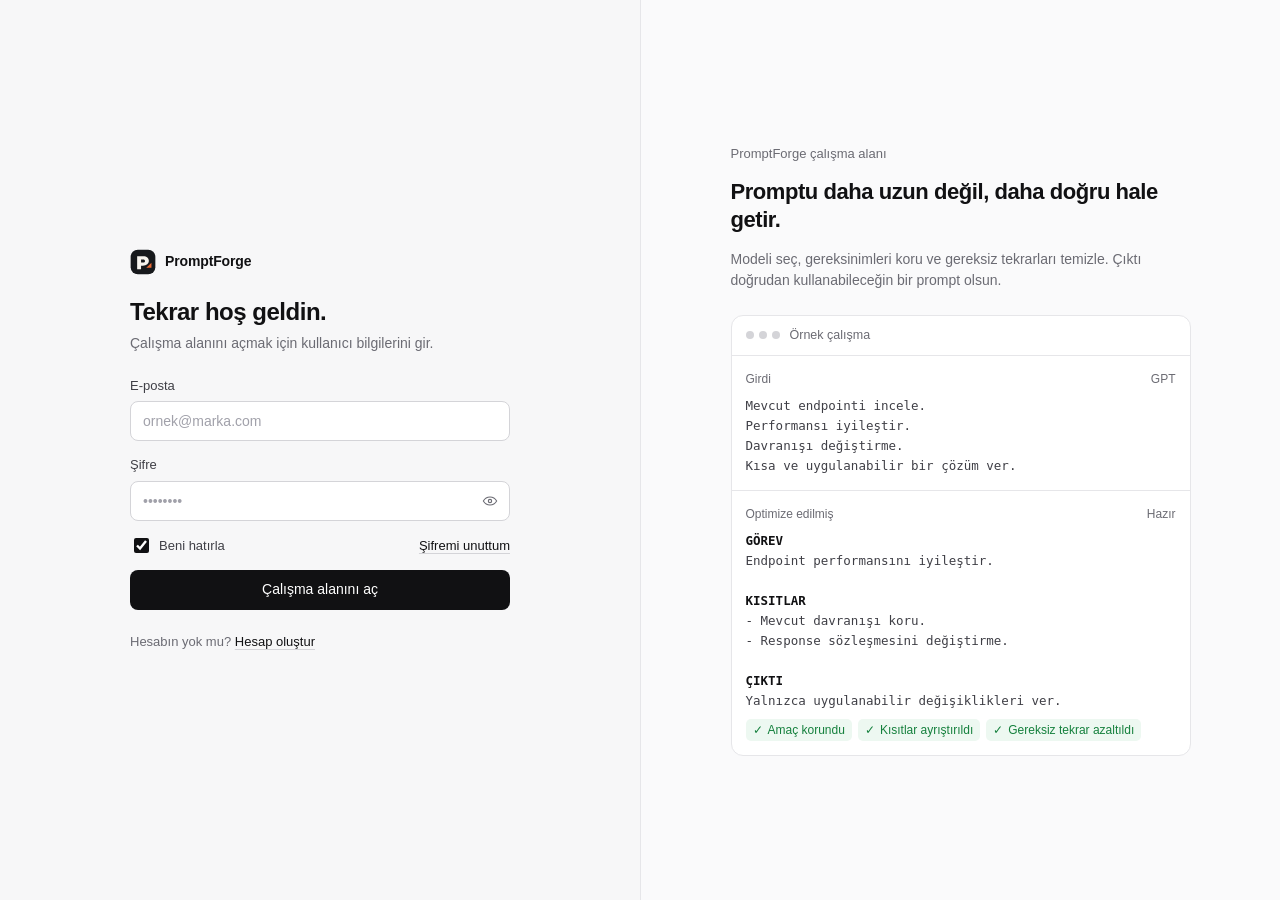
<file: wwwroot/auth/index.html>
<!doctype html><html lang="tr"><head><meta charset="utf-8"><meta http-equiv="refresh" content="0;url=sign-in.html"><title>PromptForge</title></head><body><a href="sign-in.html">Girişe devam et</a></body></html>
</file>
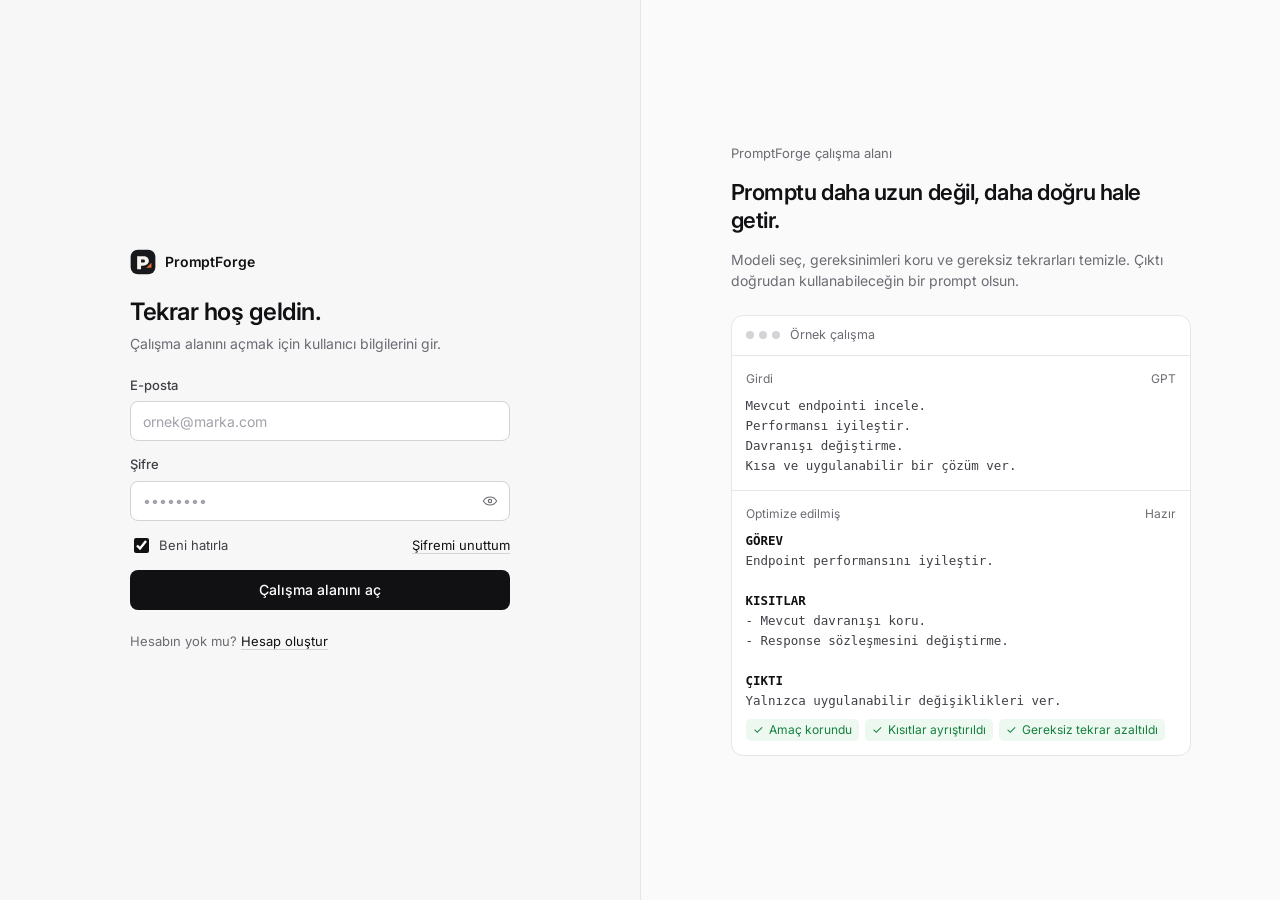
<file: wwwroot/app.html>
<!doctype html>
<html lang="tr">
<head>
  <meta charset="utf-8">
  <meta name="viewport" content="width=device-width,initial-scale=1">
  <meta name="description" content="PromptForge; GPT, Claude, Gemini ve DeepSeek için promptları daha net, daha verimli ve daha kontrollü hale getirir.">
  <title>PromptForge</title>
  <link rel="icon" href="assets/img/kursat-promptforge-mark.svg" type="image/svg+xml">
  <!-- token yoksa sayfa hiç çizilmeden girişe gitsin -->
  <script src="assets/js/kursat-session.js?v=7"></script>
  <script>
    PromptForgeSession.requireAuth("auth/sign-in.html");
    // İlk boyamada son kayıtlı görünümü uygula; hesaptaki ayarlar yüklenince kursat-core.js günceller.
    (()=>{const a=PromptForgeSession.readAppearance()||{};const pref=a.theme||"light";const dark=pref==="dark"||(pref==="system"&&matchMedia?.("(prefers-color-scheme: dark)")?.matches);const d=document.documentElement.dataset;d.kursatTheme=dark?"dark":"light";d.kursatThemePref=pref;d.kursatDensity=a.density||"comfortable";d.kursatMotion=a.motion||"on";})();
  </script>
  <link rel="preconnect" href="https://fonts.googleapis.com"><link rel="preconnect" href="https://fonts.gstatic.com" crossorigin><link rel="stylesheet" href="https://fonts.googleapis.com/css2?family=Inter:wght@400;500;600;700&display=swap"><link rel="stylesheet" href="assets/css/kursat-app.css?v=6">
</head>
<body>
<div class="kursat-app">
  <!-- mobilde aynı menü soldan açılan drawer oluyor -->
  <aside class="kursat-sidebar" id="kursat-sidebar" aria-label="Ana menü">
    <div class="kursat-brand-row">
      <button class="kursat-brand" type="button" data-kursat-view="forge" aria-label="PromptForge ana çalışma alanı">
        <img src="assets/img/kursat-promptforge-mark.svg" alt="">
        <span class="kursat-brand-copy"><strong>PromptForge</strong></span>
      </button>
      <button class="kursat-sidebar-close" id="kursat-sidebar-close" type="button" aria-label="Menüyü kapat">
        <svg viewBox="0 0 24 24"><path d="m6 6 12 12M18 6 6 18"/></svg>
      </button>
    </div>

    <nav class="kursat-nav" aria-label="PromptForge bölümleri">
      <div class="kursat-nav-group">
        <p class="kursat-nav-label">Çalışma alanı</p>
        <button class="kursat-nav-button is-active" data-kursat-view="forge" type="button"><span class="kursat-nav-icon"><svg viewBox="0 0 24 24"><path d="M12 3v4m0 10v4M3 12h4m10 0h4M5.6 5.6l2.8 2.8m7.2 7.2 2.8 2.8m0-12.8-2.8 2.8m-7.2 7.2-2.8 2.8"/></svg></span><span>Optimize Et</span></button>
      </div>

      <div class="kursat-nav-group">
        <p class="kursat-nav-label">Oluştur</p>
        <button class="kursat-nav-button" data-kursat-view="templates" type="button"><span class="kursat-nav-icon"><svg viewBox="0 0 24 24"><rect x="4" y="4" width="16" height="16" rx="2"/><path d="M4 9h16M9 9v11"/></svg></span><span>Şablonlar</span><span class="kursat-nav-new">Yeni</span></button>
        <button class="kursat-nav-button" data-kursat-view="workshop" type="button"><span class="kursat-nav-icon"><svg viewBox="0 0 24 24"><path d="M4 5h16v14H4zM8 9h8m-8 4h5"/></svg></span><span>Atölye</span></button>
        <button class="kursat-nav-button" data-kursat-view="flows" type="button"><span class="kursat-nav-icon"><svg viewBox="0 0 24 24"><circle cx="6" cy="6" r="2"/><circle cx="18" cy="12" r="2"/><circle cx="6" cy="18" r="2"/><path d="M8 6h4a4 4 0 0 1 4 4v0M8 18h4a4 4 0 0 0 4-4v0"/></svg></span><span>Akışlar</span></button>
        <button class="kursat-nav-button" data-kursat-view="blocks" type="button"><span class="kursat-nav-icon"><svg viewBox="0 0 24 24"><rect x="4" y="4" width="6" height="6" rx="1"/><rect x="14" y="4" width="6" height="6" rx="1"/><rect x="4" y="14" width="6" height="6" rx="1"/><rect x="14" y="14" width="6" height="6" rx="1"/></svg></span><span>Yapı Taşları</span></button>
      </div>

      <div class="kursat-nav-group">
        <p class="kursat-nav-label">Kütüphane</p>
        <button class="kursat-nav-button" data-kursat-view="history" type="button"><span class="kursat-nav-icon"><svg viewBox="0 0 24 24"><path d="M3 12a9 9 0 1 0 3-6.7L3 8"/><path d="M3 3v5h5M12 7v6l4 2"/></svg></span><span>Geçmiş</span></button>
        <button class="kursat-nav-button" data-kursat-view="favorites" type="button"><span class="kursat-nav-icon"><svg viewBox="0 0 24 24"><path d="m12 3 2.7 5.5 6.1.9-4.4 4.3 1 6.1-5.4-2.9-5.4 2.9 1-6.1-4.4-4.3 6.1-.9z"/></svg></span><span>Favoriler</span></button>
      </div>

      <div class="kursat-nav-group">
        <p class="kursat-nav-label">Araçlar</p>
        <button class="kursat-nav-button" data-kursat-view="compare" type="button"><span class="kursat-nav-icon"><svg viewBox="0 0 24 24"><path d="M8 4v16M16 4v16M4 8h4m8 0h4M4 16h4m8 0h4"/></svg></span><span>Karşılaştır</span></button>
        <button class="kursat-nav-button" data-kursat-view="health" type="button"><span class="kursat-nav-icon"><svg viewBox="0 0 24 24"><path d="M4 12h4l2-5 4 10 2-5h4"/></svg></span><span>Prompt Analizi</span></button>
      </div>

      <div class="kursat-nav-group">
        <p class="kursat-nav-label">Öğren</p>
        <button class="kursat-nav-button" data-kursat-view="guide" type="button"><span class="kursat-nav-icon"><svg viewBox="0 0 24 24"><path d="M4 5.5A2.5 2.5 0 0 1 6.5 3H20v15H6.5A2.5 2.5 0 0 0 4 20.5v-15Z"/><path d="M4 20.5A2.5 2.5 0 0 1 6.5 18H20v3H6.5A2.5 2.5 0 0 1 4 20.5ZM9 7h7M9 11h5"/></svg></span><span>Rehber</span><span class="kursat-nav-count kursat-hidden" id="kursat-guide-badge">0/6</span></button>
      </div>

      <div class="kursat-nav-group">
        <p class="kursat-nav-label">Tercihler</p>
        <button class="kursat-nav-button" data-kursat-view="settings" type="button"><span class="kursat-nav-icon"><svg viewBox="0 0 24 24"><circle cx="12" cy="12" r="3"/><path d="M19.4 15a1.7 1.7 0 0 0 .3 1.9l.1.1-2.8 2.8-.1-.1a1.7 1.7 0 0 0-1.9-.3 1.7 1.7 0 0 0-1 1.5V21h-4v-.1a1.7 1.7 0 0 0-1-1.5 1.7 1.7 0 0 0-1.9.3l-.1.1L4.2 17l.1-.1a1.7 1.7 0 0 0 .3-1.9A1.7 1.7 0 0 0 3.1 14H3v-4h.1a1.7 1.7 0 0 0 1.5-1 1.7 1.7 0 0 0-.3-1.9L4.2 7 7 4.2l.1.1a1.7 1.7 0 0 0 1.9.3 1.7 1.7 0 0 0 1-1.5V3h4v.1a1.7 1.7 0 0 0 1 1.5 1.7 1.7 0 0 0 1.9-.3l.1-.1L19.8 7l-.1.1a1.7 1.7 0 0 0-.3 1.9 1.7 1.7 0 0 0 1.5 1h.1v4h-.1a1.7 1.7 0 0 0-1.5 1Z"/></svg></span><span>Ayarlar</span></button>
        <button class="kursat-nav-button" id="kursat-signout" type="button"><span class="kursat-nav-icon"><svg viewBox="0 0 24 24"><path d="M10 5H5v14h5M14 8l4 4-4 4M8 12h10"/></svg></span><span>Çıkış</span></button>
      </div>
    </nav>

    <div class="kursat-sidebar-footer"><strong id="kursat-sidebar-plan-title">PromptForge Pro</strong><p id="kursat-sidebar-plan-copy">Kullanım yükleniyor…</p><div class="kursat-side-meter"><span id="kursat-sidebar-plan-bar"></span></div><button class="kursat-sidebar-cta" id="kursat-open-plans" type="button">Planları Gör</button></div>
  </aside>
  <button class="kursat-sidebar-backdrop" id="kursat-sidebar-backdrop" type="button" aria-label="Menüyü kapat"></button>

  <main class="kursat-main">
    <header class="kursat-topbar">
      <div class="kursat-topbar-left">
        <button class="kursat-mobile-menu" id="kursat-mobile-menu" type="button" aria-label="Menüyü aç"><svg viewBox="0 0 24 24"><path d="M4 7h16M4 12h16M4 17h16"/></svg></button>
        <div class="kursat-page-context"><small id="kursat-context-group">Çalışma alanı</small><strong id="kursat-context-title">Optimize Et</strong></div>
      </div>
      <div class="kursat-topbar-actions">
        <button class="kursat-workspace-status" id="kursat-engine-status" type="button" data-kursat-view="settings" title="AI motoru durumu"><i></i><span>Çalışma alanı</span></button>
        <button class="kursat-command-button" id="kursat-open-command" type="button"><svg viewBox="0 0 24 24"><circle cx="11" cy="11" r="6"/><path d="m16 16 4 4"/></svg><span>Ara ve komut çalıştır</span><span class="kursat-key">⌘K</span></button>
        <button class="kursat-icon-button kursat-theme-quick" id="kursat-theme-quick" type="button" aria-label="Temayı değiştir"><svg class="kursat-theme-icon-sun" viewBox="0 0 24 24"><circle cx="12" cy="12" r="4"/><path d="M12 2v2m0 16v2M4.93 4.93l1.42 1.42m11.3 11.3 1.42 1.42M2 12h2m16 0h2M4.93 19.07l1.42-1.42m11.3-11.3 1.42-1.42"/></svg><svg class="kursat-theme-icon-moon" viewBox="0 0 24 24"><path d="M20 15.2A8 8 0 0 1 8.8 4 8.5 8.5 0 1 0 20 15.2Z"/></svg></button>
        <button class="kursat-user-button" type="button" data-kursat-view="settings"><span class="kursat-avatar">PF</span><span>Hesabım</span></button>
      </div>
    </header>

    <div class="kursat-content" id="kursat-main-content" tabindex="-1">
      <!-- Optimize Et -->
      <section class="kursat-view is-active" id="kursat-view-forge" data-kursat-title="Optimize Et" data-kursat-group="Çalışma alanı">
        <div class="kursat-page-head">
          <div class="kursat-page-head-copy"><p class="kursat-eyebrow" id="kursat-forge-eyebrow">Çalışma alanı</p><h1 id="kursat-forge-title">Optimize Et</h1><p>Promptunu yaz, hedef modeli ve amacını seç. Sonuç, seçtiğin modelin en iyi anladığı biçimde yeniden yazılır.</p></div>
          <div class="kursat-head-actions"><button class="kursat-button" id="kursat-load-example" type="button">Örnek yükle</button><button class="kursat-button" data-kursat-view="templates" type="button">Şablondan başla</button></div>
        </div>

        <div class="kursat-forge-layout">
          <div class="kursat-forge-main">
            <article class="kursat-card kursat-editor-card">
              <div class="kursat-editor-top">
                <div class="kursat-model-bar" id="kursat-model-bar" role="group" aria-label="Hedef model">
                  <button class="kursat-model-option is-active" data-kursat-model="gpt" type="button">GPT <small>OpenAI</small></button>
                  <button class="kursat-model-option" data-kursat-model="claude" type="button">Claude <small>Anthropic</small></button>
                  <button class="kursat-model-option" data-kursat-model="gemini" type="button">Gemini <small>Google</small></button>
                  <button class="kursat-model-option" data-kursat-model="deepseek" type="button">DeepSeek</button>
                  <button class="kursat-model-option" data-kursat-model="universal" type="button">Evrensel</button>
                </div>
                <div class="kursat-editor-toolbar">
                  <button class="kursat-editor-action kursat-editor-action--icon" id="kursat-undo" type="button" title="Geri al" aria-label="Geri al" disabled><svg viewBox="0 0 24 24"><path d="M9 7 4 12l5 5M5 12h8a6 6 0 0 1 6 6"/></svg></button>
                  <button class="kursat-editor-action kursat-editor-action--icon" id="kursat-redo" type="button" title="Yinele" aria-label="Yinele" disabled><svg viewBox="0 0 24 24"><path d="m15 7 5 5-5 5m4-5h-8a6 6 0 0 0-6 6"/></svg></button>
                  <button class="kursat-editor-action" id="kursat-paste" type="button">Yapıştır</button>
                  <button class="kursat-editor-action" id="kursat-import" type="button">İçe aktar</button>
                  <button class="kursat-editor-action kursat-editor-action--icon" id="kursat-focus-editor" type="button" title="Odak modu (Ctrl+Shift+F)" aria-label="Odak modu"><svg viewBox="0 0 24 24"><path d="M8 3H3v5M16 3h5v5M8 21H3v-5m13 5h5v-5"/></svg></button>
                  <button class="kursat-editor-action" id="kursat-clear-prompt" type="button">Temizle</button>
                </div>
              </div>
              <div class="kursat-editor-dropzone">
                <textarea class="kursat-prompt-textarea" id="kursat-prompt-input" spellcheck="true" placeholder="Promptunu buraya yaz veya bir .txt / .md dosyası sürükle.&#10;&#10;Örnek: Bu API endpointini incele, gereksiz veritabanı sorgularını azalt ve mevcut davranışı bozmadan performansı iyileştir."></textarea>
                <div class="kursat-drop-overlay" id="kursat-drop-overlay" aria-hidden="true"><div><svg viewBox="0 0 24 24"><path d="M12 16V4m0 0-4 4m4-4 4 4M5 15v4h14v-4"/></svg><strong>Dosyayı bırak</strong><span>.txt, .md veya .json</span></div></div>
              </div>
              <div class="kursat-starter" id="kursat-starter">
                <span>Örnekle başla:</span>
                <button class="kursat-starter-chip" type="button" data-kursat-prompt-template="Yeni bir SaaS ürünü için güven veren, sade ve ikna edici bir açılış sayfası metni yaz. Hedef kitleyi tanımla, ana faydaları öne çıkar ve CTA önerileri ver.">Açılış sayfası metni</button>
                <button class="kursat-starter-chip" type="button" data-kursat-prompt-template="Bir backend endpointini analiz et. Mevcut davranışı bozma, performans darboğazlarını tespit et, çözüm önerilerini adım adım ve kod odaklı ver.">Kod analizi</button>
                <button class="kursat-starter-chip" type="button" data-kursat-prompt-template="Instagram, X ve LinkedIn için aynı kampanyayı farklı tonlarda uyarlayan sosyal medya içerikleri hazırla. Her kanal için ayrı çıktı ver.">Sosyal medya</button>
                <button class="kursat-starter-chip" type="button" data-kursat-prompt-template="Bir teknik dokümanı geliştir. Belirsiz yerleri düzelt, yapı ekle, eksik gereksinimleri görünür kıl ve çıktıyı markdown biçiminde ver.">Doküman düzenleme</button>
              </div>
              <div class="kursat-editor-insights" id="kursat-editor-insights">
                <div class="kursat-insight-primary"><strong>Yapı</strong><small id="kursat-anatomy-summary">Yazmaya başladığında yapı ve değişkenler burada görünür.</small></div>
                <div class="kursat-variable-list" id="kursat-variable-list"><span class="kursat-variable-empty">Değişken yok</span></div>
              </div>
              <div class="kursat-editor-settings" aria-label="Optimizasyon ayarları">
                <label class="kursat-compact-field"><span>Senaryo</span><select class="kursat-select" id="kursat-use-case"><option value="general">Genel</option><option value="coding">Kod ve mühendislik</option><option value="research">Araştırma ve analiz</option><option value="content">İçerik ve marka</option><option value="data">Veri ve yapılandırma</option></select></label>
                <label class="kursat-compact-field"><span>Çıktı formatı</span><select class="kursat-select" id="kursat-response-format"><option value="auto">Otomatik</option><option value="markdown">Markdown</option><option value="json">JSON</option><option value="table">Tablo</option><option value="checklist">Kontrol listesi</option><option value="code">Kod / dosya</option></select></label>
                <label class="kursat-compact-field"><span>Yanıt dili</span><select class="kursat-select" id="kursat-response-language"><option value="prompt">Prompt ile aynı</option><option value="tr">Türkçe</option><option value="en">İngilizce</option></select></label>
                <div class="kursat-policy-stack" aria-label="Davranış kuralları">
                  <button class="kursat-policy-toggle is-on" id="kursat-ask-clarifying" type="button" aria-pressed="true" title="Kritik bilgi eksikse model önce soru sorsun"><span><i></i></span>Soru sorsun</button>
                  <button class="kursat-policy-toggle is-on" id="kursat-expose-assumptions" type="button" aria-pressed="true" title="Model varsayımlarını açıkça belirtsin"><span><i></i></span>Varsayımları yazsın</button>
                </div>
              </div>
              <div class="kursat-editor-footer">
                <div class="kursat-editor-meta"><span class="kursat-token-count" id="kursat-token-count">0 tahmini token</span><span class="kursat-quota-note" id="kursat-quota-note" aria-live="polite"></span><span class="kursat-draft-status" id="kursat-draft-status" aria-live="polite"></span></div>
                <div class="kursat-forge-action-row">
                  <div class="kursat-goal-control" id="kursat-goal-control" role="group" aria-label="Optimizasyon hedefi">
                    <button class="kursat-goal-option" data-kursat-goal="quality" type="button" title="Eksik bağlamı ve kalite ölçütlerini ekleyerek genişletir">En iyi sonuç</button>
                    <button class="kursat-goal-option is-active" data-kursat-goal="balanced" type="button" title="Aynı uzunlukta, düzenli bir prompt">Dengeli</button>
                    <button class="kursat-goal-option" data-kursat-goal="lean" type="button" title="Kuralları koruyarak en kısa hâl">En kısa</button>
                  </div>
                  <button class="kursat-button kursat-button--accent kursat-forge-button" id="kursat-forge-button" type="button" title="Ctrl + Enter"><span class="kursat-forge-button-label">Optimize Et</span><kbd class="kursat-button-shortcut">Ctrl ↵</kbd></button>
                </div>
              </div>
            </article>

            <article class="kursat-card kursat-process kursat-hidden" id="kursat-forge-process" aria-live="polite">
              <div class="kursat-process-top"><div><span class="kursat-process-kicker">İşleniyor</span><strong id="kursat-process-title">Prompt yapısı okunuyor</strong></div><span class="kursat-process-percent" id="kursat-process-percent">0%</span></div>
              <div class="kursat-process-track"><span id="kursat-process-track"></span></div>
              <div class="kursat-process-steps"><span class="is-active" data-kursat-process-step="0">Yapı</span><span data-kursat-process-step="1">Gereksinimler</span><span data-kursat-process-step="2">Model uyumu</span><span data-kursat-process-step="3">Son kontrol</span></div>
            </article>

            <article class="kursat-card kursat-error-state kursat-hidden" id="kursat-forge-error" role="alert" aria-live="assertive">
              <div class="kursat-error-icon" aria-hidden="true"><svg viewBox="0 0 24 24"><path d="M12 8v5m0 3h.01M10.3 4.6 3.4 17a2 2 0 0 0 1.75 3h13.7a2 2 0 0 0 1.75-3L13.7 4.6a2 2 0 0 0-3.4 0Z"/></svg></div>
              <div class="kursat-error-copy"><strong id="kursat-forge-error-title">İşlem tamamlanamadı</strong><span id="kursat-forge-error-message">Bağlantıyı veya model ayarlarını kontrol edip tekrar deneyebilirsin.</span></div>
              <button class="kursat-button" id="kursat-forge-retry" type="button">Tekrar dene</button>
            </article>

            <article class="kursat-card kursat-result kursat-hidden" id="kursat-result">
              <div class="kursat-result-summary">
                <div class="kursat-metric"><small>Prompt sağlığı</small><strong id="kursat-metric-health">—</strong></div>
                <div class="kursat-metric"><small>Token değişimi</small><strong id="kursat-metric-token">—</strong></div>
                <div class="kursat-metric"><small>Gereksinimler</small><strong id="kursat-metric-rules">—</strong></div>
                <div class="kursat-metric"><small>Hedef model</small><strong id="kursat-metric-model">—</strong></div>
              </div>
              <div class="kursat-result-tabs" role="tablist">
                <button class="kursat-result-tab is-active" data-kursat-result-tab="prompt" type="button">Optimize edilmiş prompt</button>
                <button class="kursat-result-tab" data-kursat-result-tab="changes" type="button">Değişiklikler</button>
                <button class="kursat-result-tab" data-kursat-result-tab="rules" type="button">Gereksinimler</button>
                <button class="kursat-result-tab" data-kursat-result-tab="diagnostics" type="button">Kalite raporu</button>
              </div>
              <div class="kursat-result-panel is-active" data-kursat-result-panel="prompt"><div class="kursat-toolbar"><div class="kursat-toolbar-left"><span class="kursat-badge" id="kursat-result-badge">Hazır</span></div><div class="kursat-toolbar-right"><button class="kursat-button kursat-button--ghost" id="kursat-use-result" type="button">Editöre al</button><button class="kursat-button kursat-button--ghost" id="kursat-download-result" type="button">İndir</button><button class="kursat-button" id="kursat-save-favorite" type="button">Favoriye ekle</button><button class="kursat-button kursat-button--primary" id="kursat-copy-result" type="button" title="Ctrl + Shift + C">Kopyala</button></div></div><pre class="kursat-result-code" id="kursat-result-code" tabindex="0"></pre></div>
              <div class="kursat-result-panel" data-kursat-result-panel="changes"><div class="kursat-semantic-changes" id="kursat-semantic-changes"></div><div class="kursat-two-col"><div class="kursat-diff-box"><header>Orijinal</header><div class="kursat-diff-content" id="kursat-diff-original"></div></div><div class="kursat-diff-box"><header>Optimize edilmiş</header><div class="kursat-diff-content" id="kursat-diff-optimized"></div></div></div></div>
              <div class="kursat-result-panel" data-kursat-result-panel="rules"><ul class="kursat-list-clean" id="kursat-rule-list"></ul></div>
              <div class="kursat-result-panel" data-kursat-result-panel="diagnostics"><div class="kursat-diagnostic-grid" id="kursat-diagnostic-grid"></div></div>
            </article>
          </div>

          <aside class="kursat-card kursat-preflight" aria-label="Kalite kontrolü">
            <div class="kursat-card-head"><div><h2>Kalite kontrolü</h2><p>Yazdıkça güncellenir.</p></div><div class="kursat-score-orbit" id="kursat-score-orbit" style="--score:0"><strong id="kursat-live-score">0</strong><small>/100</small></div></div>
            <div class="kursat-preflight-body">
              <div class="kursat-preflight-state"><span class="kursat-status-dot" id="kursat-preflight-dot"></span><div><strong id="kursat-preflight-title">Henüz analiz yapılmadı</strong><span id="kursat-preflight-subtitle">Prompt yazdıkça kontrol başlayacak.</span></div></div>
              <div class="kursat-structure-checks" id="kursat-structure-checks" aria-label="Prompt yapı kontrolü"></div>
              <div class="kursat-issue-list" id="kursat-issue-list"><div class="kursat-empty-mini">Eksik bağlam, belirsiz ifade, tekrar ve çıktı tanımı burada gösterilecek.</div></div>
              <button class="kursat-button kursat-button--smart" id="kursat-complete-structure" type="button">Eksik bölümleri ekle</button>
            </div>
          </aside>
        </div>
      </section>

      <section class="kursat-view" id="kursat-view-templates" data-kursat-title="Şablonlar" data-kursat-group="Oluştur">
        <div class="kursat-page-head"><div class="kursat-page-head-copy"><p class="kursat-eyebrow">Oluştur</p><h1>Şablonlar</h1><p>Denenmiş prompt yapıları. Birini seç, boşlukları doldur ve editöre aktar. Her şablon en iyi çalıştığı model için hazırlandı.</p></div></div>
        <div class="kursat-toolbar kursat-template-toolbar"><div class="kursat-chip-row" id="kursat-template-filters" role="group" aria-label="Kategori"></div><label class="kursat-search"><svg viewBox="0 0 24 24"><circle cx="11" cy="11" r="6"/><path d="m16 16 4 4"/></svg><input class="kursat-input" id="kursat-template-search" placeholder="Şablon ara" autocomplete="off"></label></div>
        <div class="kursat-template-grid" id="kursat-template-grid"></div>
      </section>

      <section class="kursat-view" id="kursat-view-workshop" data-kursat-title="Atölye" data-kursat-group="Oluştur">
        <div class="kursat-page-head"><div class="kursat-page-head-copy"><h1>Atölye</h1><p>Elinde hazır bir prompt yoksa amacını seç ve birkaç soruyu yanıtla. Prompt sen yazdıkça oluşur.</p></div></div>
        <div class="kursat-grid-3" id="kursat-route-grid"></div>
        <article class="kursat-card kursat-builder kursat-hidden" id="kursat-workshop-builder"></article>
      </section>

      <section class="kursat-view" id="kursat-view-flows" data-kursat-title="Akışlar" data-kursat-group="Oluştur">
        <div class="kursat-page-head"><div class="kursat-page-head-copy"><h1>Akışlar</h1><p>Karmaşık bir işi modelin adım adım izleyeceği bir plana dönüştür. Adımları düzenleyebilir, silebilir veya yenisini ekleyebilirsin.</p></div></div>
        <div class="kursat-grid-3" id="kursat-flow-grid"></div>
        <article class="kursat-card kursat-builder kursat-hidden" id="kursat-flow-builder"></article>
      </section>

      <section class="kursat-view" id="kursat-view-blocks" data-kursat-title="Yapı Taşları" data-kursat-group="Oluştur">
        <div class="kursat-page-head"><div class="kursat-page-head-copy"><h1>Yapı Taşları</h1><p>İyi bir promptun parçalarını tek tek ekle, doldur ve sırala. Her parçanın neden önemli olduğu yanında yazar.</p></div></div>
        <div class="kursat-blocks-layout">
          <div class="kursat-block-grid" id="kursat-block-grid"></div>
          <div class="kursat-composer-col">
            <article class="kursat-card"><div class="kursat-card-head"><div><h2>Promptun</h2><p>Parçaları düzenle ve sırala. Üstteki parça önce okunur.</p></div></div><div class="kursat-composer-stack kursat-composer-stack--padded" id="kursat-composer-stack"></div></article>
            <article class="kursat-card"><div class="kursat-card-head"><div><h2>Birleşen prompt</h2><p>Parçalar bu sırayla birleşir.</p></div></div><div class="kursat-card-body"><div class="kursat-builder-preview"><pre id="kursat-block-preview"></pre></div><div id="kursat-block-meter"></div><div class="kursat-actions-end"><button class="kursat-button" id="kursat-blocks-to-forge" type="button">Editöre aktar</button><button class="kursat-button kursat-button--accent" id="kursat-blocks-optimize" type="button">Aktar ve optimize et</button></div></div></article>
          </div>
        </div>
      </section>

      <section class="kursat-view" id="kursat-view-history" data-kursat-title="Geçmiş" data-kursat-group="Kütüphane">
        <div class="kursat-page-head"><div class="kursat-page-head-copy"><h1>Geçmiş</h1><p>Optimize ettiğin tüm promptlar. Birini açıp kaldığın yerden devam edebilirsin.</p></div><div class="kursat-head-actions"><button class="kursat-button kursat-button--danger" id="kursat-clear-history" type="button">Geçmişi temizle</button></div></div>
        <div class="kursat-toolbar"><div class="kursat-toolbar-left"><label class="kursat-search"><svg viewBox="0 0 24 24"><circle cx="11" cy="11" r="6"/><path d="m16 16 4 4"/></svg><input class="kursat-input" id="kursat-history-search" placeholder="Geçmişte ara"></label><select class="kursat-select kursat-select--auto" id="kursat-history-model"><option value="all">Tüm modeller</option><option value="gpt">GPT</option><option value="claude">Claude</option><option value="gemini">Gemini</option><option value="deepseek">DeepSeek</option><option value="universal">Evrensel</option></select></div><div class="kursat-toolbar-right"><span class="kursat-badge" id="kursat-history-count">0 kayıt</span></div></div>
        <div id="kursat-history-content"></div>
      </section>

      <section class="kursat-view" id="kursat-view-favorites" data-kursat-title="Favoriler" data-kursat-group="Kütüphane">
        <div class="kursat-page-head"><div class="kursat-page-head-copy"><h1>Favoriler</h1><p>Tekrar kullanmak için sakladığın promptlar.</p></div></div>
        <div id="kursat-favorites-content"></div>
      </section>

      <section class="kursat-view" id="kursat-view-compare" data-kursat-title="Karşılaştır" data-kursat-group="Araçlar">
        <div class="kursat-page-head"><div class="kursat-page-head-copy"><h1>Karşılaştır</h1><p>Geçmişindeki iki sürümü yan yana koy; sağlık puanı, uzunluk ve metin farkını gör.</p></div></div>
        <div id="kursat-compare-content"></div>
      </section>

      <section class="kursat-view" id="kursat-view-health" data-kursat-title="Prompt Analizi" data-kursat-group="Araçlar">
        <div class="kursat-page-head"><div class="kursat-page-head-copy"><h1>Prompt Analizi</h1><p>Promptunu optimize etmeden önce değerlendir: neyi iyi yaptığını, neyin eksik olduğunu ve nasıl düzelteceğini öğren.</p></div></div>
        <article class="kursat-card kursat-health-entry"><textarea class="kursat-textarea kursat-health-input" id="kursat-health-input" placeholder="Değerlendirmek istediğin promptu buraya yaz veya yapıştır."></textarea><div class="kursat-toolbar"><button class="kursat-button kursat-button--ghost" id="kursat-health-from-editor" type="button">Editördeki promptu al</button><div class="kursat-toolbar-right"><kbd>Ctrl ↵</kbd><button class="kursat-button kursat-button--primary" id="kursat-health-analyze" type="button">Analiz et</button></div></div></article>
        <div class="kursat-analysis" id="kursat-health-results"></div>
      </section>

      <section class="kursat-view" id="kursat-view-guide" data-kursat-title="Rehber" data-kursat-group="Öğren">
        <div class="kursat-page-head"><div class="kursat-page-head-copy"><p class="kursat-eyebrow">Öğren</p><h1>Rehber</h1><p>PromptForge'u nasıl kullanacağını ve daha iyi prompt yazmayı buradan öğren.</p></div><div class="kursat-head-actions"><button class="kursat-button" id="kursat-guide-tour" type="button">Tanıtım turunu aç</button></div></div>
        <div class="kursat-guide-top">
          <article class="kursat-card kursat-guide-checklist" id="kursat-guide-checklist"></article>
          <article class="kursat-card kursat-guide-quick">
            <div class="kursat-card-head"><div><h2>Hızlı başlangıç</h2><p>Bir optimizasyon 3 adım sürer.</p></div></div>
            <ol class="kursat-quick-steps">
              <li><b>1</b><div><strong>Yaz</strong><span>Editöre promptunu yaz. Sağdaki kalite puanı sen yazdıkça güncellenir.</span></div></li>
              <li><b>2</b><div><strong>Model ve hedef seç</strong><span>Promptu kullanacağın modeli seç. “En iyi sonuç” eksikleri tamamlar, “En kısa” sadeleştirir.</span></div></li>
              <li><b>3</b><div><strong>Kopyala</strong><span>Sonucu kopyala; ChatGPT, Claude veya Gemini'ye yapıştır. “Değişiklikler” sekmesi neyin neden değiştiğini gösterir.</span></div></li>
            </ol>
            <div class="kursat-guide-shortcuts"><div><span>Optimize et</span><kbd>Ctrl ↵</kbd></div><div><span>Komut paleti</span><kbd>Ctrl K</kbd></div><div><span>Sonucu kopyala</span><kbd>Ctrl Shift C</kbd></div></div>
          </article>
        </div>

        <div class="kursat-section-head"><h2>Hangi aracı ne zaman kullanmalı?</h2><p>Her araç farklı bir başlangıç noktası için.</p></div>
        <div class="kursat-guide-tools" id="kursat-guide-tools"></div>

        <div class="kursat-section-head"><h2>İyi promptun 6 ölçütü</h2><p>Prompt Analizi bu ölçütlere göre puan verir. Zayıf ve güçlü örnekleri karşılaştır.</p></div>
        <div class="kursat-lessons" id="kursat-guide-lessons"></div>

        <div class="kursat-section-head"><h2>Hedef model rehberi</h2><p>İçerik aynı kalır; biçim modele göre değişir.</p></div>
        <article class="kursat-card kursat-model-guide">
          <div><strong>GPT</strong><span>Markdown başlıkları ve maddeler: Rol, Görev, Bağlam, Kurallar, Çıktı.</span><em>ChatGPT, Copilot</em></div>
          <div><strong>Claude</strong><span>XML etiketleri; önce bağlam, sonra görev. Uzun belgelerde çok başarılı.</span><em>Claude.ai</em></div>
          <div><strong>Gemini</strong><span>Etiketli satırlar; asıl görev en sonda, tek ve net cümle.</span><em>Gemini, AI Studio</em></div>
          <div><strong>DeepSeek</strong><span>Sade, yoğun paragraflar; kurallar açık ve süssüz.</span><em>DeepSeek Chat</em></div>
          <div><strong>Evrensel</strong><span>Her modelde çalışan düz, bölümlü metin.</span><em>Birden fazla araç</em></div>
        </article>

        <div class="kursat-section-head"><h2>Sık sorulan sorular</h2></div>
        <div class="kursat-faq" id="kursat-guide-faq"></div>
      </section>

      <section class="kursat-view" id="kursat-view-settings" data-kursat-title="Ayarlar" data-kursat-group="Tercihler">
        <div class="kursat-page-head"><div class="kursat-page-head-copy"><h1>Ayarlar</h1><p>Hesabın, güvenliğin, planın ve çalışma alanı tercihlerin.</p></div></div>
        <div class="kursat-settings-grid">
          <article class="kursat-card kursat-settings-card"><h3>Varsayılanlar</h3><p>Optimize ekranı bu tercihlerle açılır.</p><div class="kursat-field"><label for="kursat-setting-model">Varsayılan model</label><select class="kursat-select" id="kursat-setting-model"><option value="gpt">GPT</option><option value="claude">Claude</option><option value="gemini">Gemini</option><option value="deepseek">DeepSeek</option><option value="universal">Evrensel</option></select></div><div class="kursat-field kursat-field--spaced"><label for="kursat-setting-goal">Varsayılan hedef</label><select class="kursat-select" id="kursat-setting-goal"><option value="quality">En iyi sonuç</option><option value="balanced">Dengeli</option><option value="lean">En düşük kullanım</option></select></div></article>
          <!-- bu kartları kursat-account.js dolduruyor -->
          <article class="kursat-card kursat-settings-card" id="kursat-account-card"><h3>Hesap</h3><p>Profil bilgilerin ve giriş şifren.</p><div class="kursat-empty-mini">Yükleniyor…</div></article>
          <article class="kursat-card kursat-settings-card" id="kursat-security-card"><h3>Güvenlik</h3><p>E-posta doğrulama ve iki adımlı doğrulama.</p><div class="kursat-empty-mini">Yükleniyor…</div></article>
          <article class="kursat-card kursat-settings-card" id="kursat-plan-card"><h3>Plan ve kullanım</h3><p>Aylık optimizasyon kotan ve AI motoru durumu.</p><div class="kursat-empty-mini">Yükleniyor…</div></article>
          <article class="kursat-card kursat-settings-card kursat-appearance-card"><h3>Görünüm</h3><p>Tema, hareket ve arayüz yoğunluğu hesabına kaydedilir; her cihazda aynı görünür.</p>
            <div class="kursat-setting-stack"><div><strong>Tema</strong><span>Varsayılan görünümü seç ve gerektiğinde hızlıca değiştir.</span></div><div class="kursat-segmented" id="kursat-theme-choice" role="group" aria-label="Tema"><button type="button" data-kursat-theme-choice="light">Açık</button><button type="button" data-kursat-theme-choice="dark">Koyu</button><button type="button" data-kursat-theme-choice="system">Sistem</button></div></div>
            <div class="kursat-setting-row"><div><strong>Hareket</strong><span>Geçiş ve mikro animasyonları kullan.</span></div><button class="kursat-toggle is-on" id="kursat-motion-toggle" type="button" aria-label="Hareketi aç veya kapat"><span></span></button></div>
            <div class="kursat-setting-stack"><div><strong>Yoğunluk</strong><span>Daha rahat veya daha sıkı bir çalışma alanı seç.</span></div><div class="kursat-segmented" id="kursat-density-choice" role="group" aria-label="Arayüz yoğunluğu"><button type="button" data-kursat-density-choice="comfortable">Rahat</button><button type="button" data-kursat-density-choice="compact">Sıkı</button></div></div>
          </article>
          <article class="kursat-card kursat-settings-card"><h3>Klavye kısayolları</h3><p>Sık kullanılan işlemler.</p><div class="kursat-shortcut-list"><div><span>Komut paleti</span><kbd>Ctrl/⌘ K</kbd></div><div><span>Promptu optimize et</span><kbd>Ctrl/⌘ Enter</kbd></div><div><span>Sonucu kopyala</span><kbd>Ctrl/⌘ Shift C</kbd></div><div><span>Odak modunu aç</span><kbd>Ctrl/⌘ Shift F</kbd></div><div><span>Odak / modal kapat</span><kbd>Esc</kbd></div></div></article>
          <article class="kursat-card kursat-settings-card kursat-danger-card" id="kursat-danger-card"><h3>Tehlikeli bölge</h3><p>Geri alınamayan işlemler. Devam etmeden önce şifren sorulur.</p><div class="kursat-setting-row"><div><strong>Hesabı sil</strong><span>Hesabın, geçmişin, favorilerin ve ayarların kalıcı olarak silinir.</span></div><a class="kursat-button kursat-button--danger" href="auth/approve-password.html?action=delete-account">Hesabı sil</a></div></article>
        </div>
      </section>
    </div>
  </main>
</div>

<button class="kursat-focus-exit" id="kursat-focus-exit" type="button" aria-label="Odak modundan çık"><svg viewBox="0 0 24 24"><path d="M8 3v5H3m13-5v5h5M8 21v-5H3m13 5v-5h5"/></svg><span>Odak modundan çık</span><kbd>Esc</kbd></button>

<div class="kursat-modal-backdrop" id="kursat-command-backdrop" aria-hidden="true">
  <section class="kursat-modal kursat-command" role="dialog" aria-modal="true" aria-label="Komutlar">
    <div class="kursat-command-search"><input id="kursat-command-search" placeholder="Bir sayfa veya işlem ara..." autocomplete="off"></div>
    <div class="kursat-command-list" id="kursat-command-list"></div>
  </section>
</div>

<div class="kursat-modal-backdrop" id="kursat-confirm-backdrop" aria-hidden="true">
  <section class="kursat-modal" role="dialog" aria-modal="true" aria-labelledby="kursat-confirm-title"><div class="kursat-modal-head"><h2 id="kursat-confirm-title">Emin misin?</h2><button class="kursat-icon-button" id="kursat-confirm-close" type="button" aria-label="Kapat"><svg viewBox="0 0 24 24"><path d="m6 6 12 12M18 6 6 18"/></svg></button></div><div class="kursat-modal-body"><p class="kursat-confirm-copy" id="kursat-confirm-message"></p></div><div class="kursat-modal-foot"><button class="kursat-button" id="kursat-confirm-cancel" type="button">Vazgeç</button><button class="kursat-button kursat-button--danger" id="kursat-confirm-ok" type="button">Devam et</button></div></section>
</div>

<!-- plan, 2FA, şablon ve tur pencerelerinin ortak kabı -->
<div class="kursat-modal-backdrop" id="kursat-panel-backdrop" aria-hidden="true">
  <section class="kursat-modal" role="dialog" aria-modal="true" aria-labelledby="kursat-panel-title"><div class="kursat-modal-head"><h2 id="kursat-panel-title"></h2><button class="kursat-icon-button" data-kursat-panel-close type="button" aria-label="Kapat"><svg viewBox="0 0 24 24"><path d="m6 6 12 12M18 6 6 18"/></svg></button></div><div class="kursat-modal-body" id="kursat-panel-body"></div></section>
</div>

<div class="kursat-toast-stack" id="kursat-toast-stack" aria-live="polite"></div>
<input class="kursat-hidden" id="kursat-file-input" type="file" accept=".txt,.md,.json,text/plain,text/markdown,application/json">
<script src="assets/js/kursat-core.js?v=7"></script>
<script src="assets/js/kursat-forge.js?v=6"></script>
<script src="assets/js/kursat-builders.js?v=6"></script>
<script src="assets/js/kursat-library.js?v=6"></script>
<script src="assets/js/kursat-account.js?v=6"></script>
<script src="assets/js/kursat-analysis.js?v=6"></script>
<script src="assets/js/kursat-templates.js?v=6"></script>
<script src="assets/js/kursat-guide.js?v=6"></script>
</body>
</html>
</file>
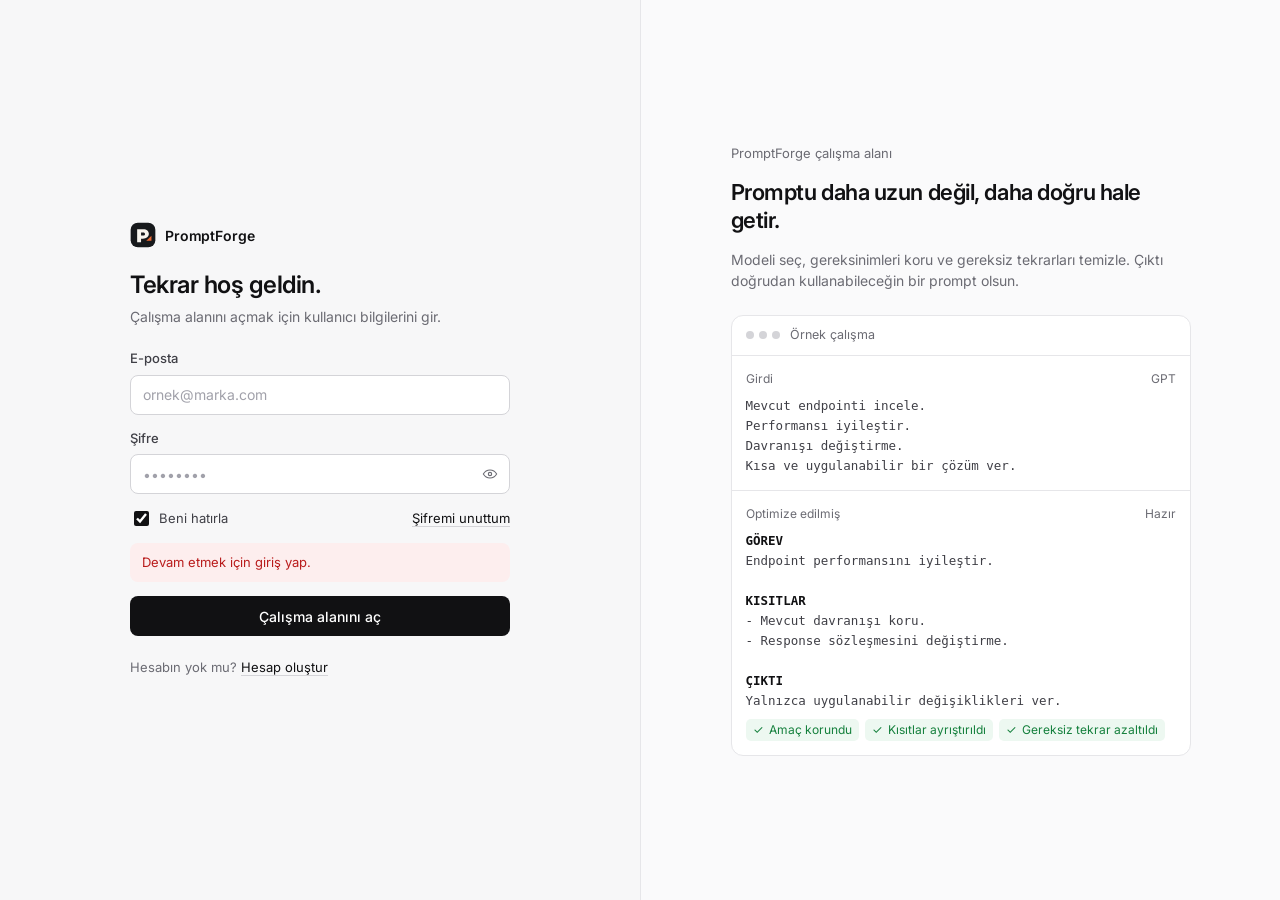
<file: wwwroot/auth/approve-password.html>
<!doctype html><html lang="tr"><head><meta charset="utf-8"><meta name="viewport" content="width=device-width,initial-scale=1"><meta name="description" content="PromptForge çalışma alanı"><title>Şifreyi doğrula · PromptForge</title><link rel="icon" href="../assets/img/kursat-promptforge-mark.svg" type="image/svg+xml"><link rel="preconnect" href="https://fonts.googleapis.com"><link rel="preconnect" href="https://fonts.gstatic.com" crossorigin><link rel="stylesheet" href="https://fonts.googleapis.com/css2?family=Inter:wght@400;500;600&display=swap"><link rel="stylesheet" href="assets/css/kursat-auth.css?v=5"></head><body><main class="kursat-auth-shell"><section class="kursat-auth-panel"><div class="kursat-auth-card"><a class="kursat-brand" href="../index.html"><img src="../assets/img/kursat-promptforge-mark.svg" alt=""><span class="kursat-brand-copy"><strong>PromptForge</strong><small>Prompt çalışma alanı</small></span></a><div class="kursat-auth-header"><p class="kursat-auth-eyebrow">Güvenlik kontrolü</p><h1 class="kursat-auth-title">Şifreni doğrula.</h1><p class="kursat-auth-subtitle">Bu işlem için şifreni tekrar girmen gerekiyor.</p></div><form class="kursat-auth-form" id="kursat-confirm-form"><div class="kursat-form-group"><label class="kursat-form-label" for="kursat-confirm-password">Şifre</label><input class="kursat-input" id="kursat-confirm-password" type="password" autocomplete="current-password" required></div><div class="kursat-auth-message" id="kursat-auth-message"></div><button class="kursat-auth-button" type="submit">Doğrula</button></form><p class="kursat-auth-footer"><a href="../app.html#settings">Vazgeç ve ayarlara dön</a></p></div></section><aside class="kursat-auth-showcase" aria-label="PromptForge ürün önizlemesi">
      <div class="kursat-showcase-inner">
        <div class="kursat-showcase-kicker">PromptForge çalışma alanı</div>
        <h2 class="kursat-showcase-title">Promptu daha uzun değil, daha doğru hale getir.</h2>
        <p class="kursat-showcase-copy">Modeli seç, gereksinimleri koru ve gereksiz tekrarları temizle. Çıktı doğrudan kullanabileceğin bir prompt olsun.</p>
        <div class="kursat-product-preview">
          <div class="kursat-preview-head"><div class="kursat-preview-dots"><i></i><i></i><i></i></div><span>Örnek çalışma</span></div>
          <div class="kursat-preview-body">
            <div class="kursat-preview-pane"><div class="kursat-preview-label"><span>Girdi</span><span>GPT</span></div><div class="kursat-preview-text">Mevcut endpointi incele.
Performansı iyileştir.
Davranışı değiştirme.
Kısa ve uygulanabilir bir çözüm ver.</div></div>
            <div class="kursat-preview-pane"><div class="kursat-preview-label"><span>Optimize edilmiş</span><span>Hazır</span></div><div class="kursat-preview-text"><strong>GÖREV</strong>
Endpoint performansını iyileştir.

<strong>KISITLAR</strong>
- Mevcut davranışı koru.
- Response sözleşmesini değiştirme.

<strong>ÇIKTI</strong>
Yalnızca uygulanabilir değişiklikleri ver.</div><div class="kursat-preview-rule"><span><i>✓</i> Amaç korundu</span><span><i>✓</i> Kısıtlar ayrıştırıldı</span><span><i>✓</i> Gereksiz tekrar azaltıldı</span></div></div>
          </div>
        </div>
      </div>
    </aside></main><script src="../assets/js/kursat-session.js?v=7"></script><script src="assets/js/kursat-auth.js?v=6"></script></body></html>
</file>
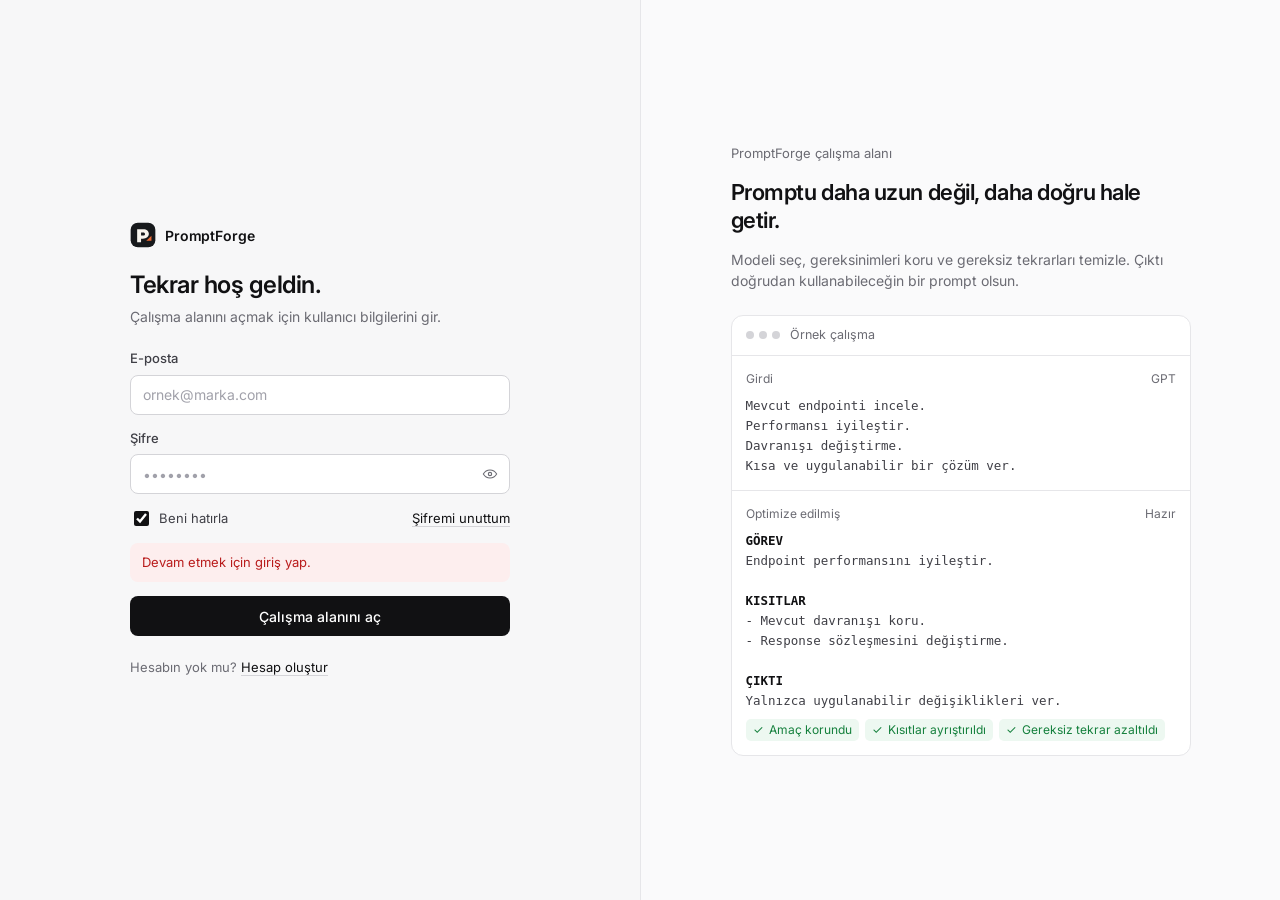
<file: wwwroot/auth/email-verification.html>
<!doctype html><html lang="tr"><head><meta charset="utf-8"><meta name="viewport" content="width=device-width,initial-scale=1"><meta name="description" content="PromptForge çalışma alanı"><title>E-posta doğrulama · PromptForge</title><link rel="icon" href="../assets/img/kursat-promptforge-mark.svg" type="image/svg+xml"><link rel="preconnect" href="https://fonts.googleapis.com"><link rel="preconnect" href="https://fonts.gstatic.com" crossorigin><link rel="stylesheet" href="https://fonts.googleapis.com/css2?family=Inter:wght@400;500;600&display=swap"><link rel="stylesheet" href="assets/css/kursat-auth.css?v=5"></head><body><main class="kursat-auth-shell"><section class="kursat-auth-panel"><div class="kursat-auth-card"><a class="kursat-brand" href="../index.html"><img src="../assets/img/kursat-promptforge-mark.svg" alt=""><span class="kursat-brand-copy"><strong>PromptForge</strong><small>Prompt çalışma alanı</small></span></a><div class="kursat-auth-header"><p class="kursat-auth-eyebrow">E-posta doğrulama</p><h1 class="kursat-auth-title">E-posta adresini doğrula.</h1><p class="kursat-auth-subtitle">E-postana gönderdiğimiz 6 haneli kodu gir.</p></div><form class="kursat-auth-form" id="kursat-verify-form"><div class="kursat-otp"><input data-kursat-otp inputmode="numeric" maxlength="1" aria-label="Kod 1"><input data-kursat-otp inputmode="numeric" maxlength="1" aria-label="Kod 2"><input data-kursat-otp inputmode="numeric" maxlength="1" aria-label="Kod 3"><input data-kursat-otp inputmode="numeric" maxlength="1" aria-label="Kod 4"><input data-kursat-otp inputmode="numeric" maxlength="1" aria-label="Kod 5"><input data-kursat-otp inputmode="numeric" maxlength="1" aria-label="Kod 6"></div><div class="kursat-auth-message" id="kursat-auth-message"></div><button class="kursat-auth-button" type="submit">Doğrula</button></form><p class="kursat-auth-footer"><a href="#" id="kursat-verify-resend">Kodu tekrar gönder</a> · <a href="../app.html#forge">Şimdilik atla</a></p></div></section><aside class="kursat-auth-showcase" aria-label="PromptForge ürün önizlemesi">
      <div class="kursat-showcase-inner">
        <div class="kursat-showcase-kicker">PromptForge çalışma alanı</div>
        <h2 class="kursat-showcase-title">Promptu daha uzun değil, daha doğru hale getir.</h2>
        <p class="kursat-showcase-copy">Modeli seç, gereksinimleri koru ve gereksiz tekrarları temizle. Çıktı doğrudan kullanabileceğin bir prompt olsun.</p>
        <div class="kursat-product-preview">
          <div class="kursat-preview-head"><div class="kursat-preview-dots"><i></i><i></i><i></i></div><span>Örnek çalışma</span></div>
          <div class="kursat-preview-body">
            <div class="kursat-preview-pane"><div class="kursat-preview-label"><span>Girdi</span><span>GPT</span></div><div class="kursat-preview-text">Mevcut endpointi incele.
Performansı iyileştir.
Davranışı değiştirme.
Kısa ve uygulanabilir bir çözüm ver.</div></div>
            <div class="kursat-preview-pane"><div class="kursat-preview-label"><span>Optimize edilmiş</span><span>Hazır</span></div><div class="kursat-preview-text"><strong>GÖREV</strong>
Endpoint performansını iyileştir.

<strong>KISITLAR</strong>
- Mevcut davranışı koru.
- Response sözleşmesini değiştirme.

<strong>ÇIKTI</strong>
Yalnızca uygulanabilir değişiklikleri ver.</div><div class="kursat-preview-rule"><span><i>✓</i> Amaç korundu</span><span><i>✓</i> Kısıtlar ayrıştırıldı</span><span><i>✓</i> Gereksiz tekrar azaltıldı</span></div></div>
          </div>
        </div>
      </div>
    </aside></main><script src="../assets/js/kursat-session.js?v=7"></script><script src="assets/js/kursat-auth.js?v=6"></script></body></html>
</file>
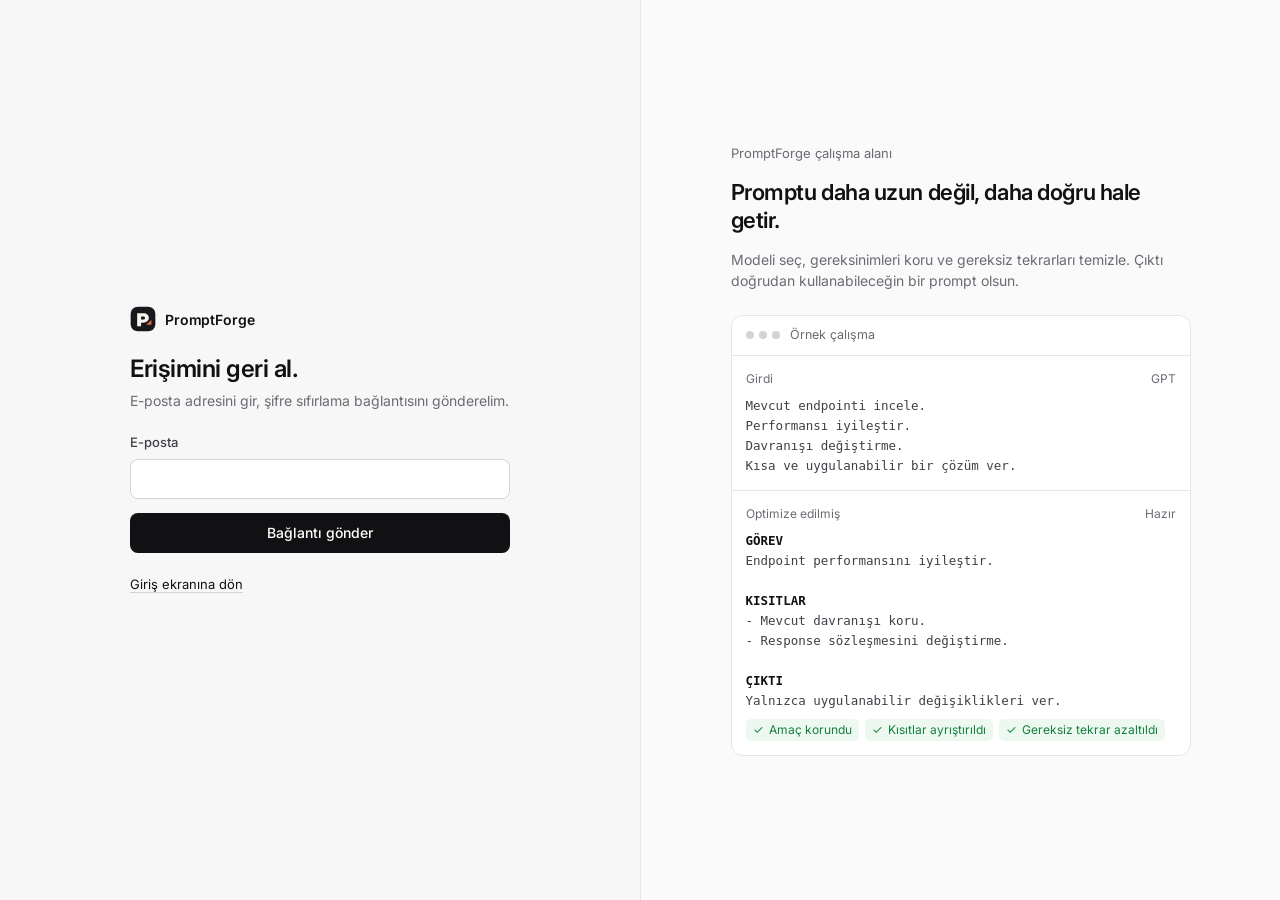
<file: wwwroot/auth/forgot-password.html>
<!doctype html><html lang="tr"><head><meta charset="utf-8"><meta name="viewport" content="width=device-width,initial-scale=1"><meta name="description" content="PromptForge çalışma alanı"><title>Şifremi unuttum · PromptForge</title><link rel="icon" href="../assets/img/kursat-promptforge-mark.svg" type="image/svg+xml"><link rel="preconnect" href="https://fonts.googleapis.com"><link rel="preconnect" href="https://fonts.gstatic.com" crossorigin><link rel="stylesheet" href="https://fonts.googleapis.com/css2?family=Inter:wght@400;500;600&display=swap"><link rel="stylesheet" href="assets/css/kursat-auth.css?v=5"></head><body><main class="kursat-auth-shell"><section class="kursat-auth-panel"><div class="kursat-auth-card"><a class="kursat-brand" href="../index.html"><img src="../assets/img/kursat-promptforge-mark.svg" alt=""><span class="kursat-brand-copy"><strong>PromptForge</strong><small>Prompt çalışma alanı</small></span></a><div class="kursat-auth-header"><p class="kursat-auth-eyebrow">Şifre sıfırlama</p><h1 class="kursat-auth-title">Erişimini geri al.</h1><p class="kursat-auth-subtitle">E-posta adresini gir, şifre sıfırlama bağlantısını gönderelim.</p></div><form class="kursat-auth-form" id="kursat-forgot-form"><div class="kursat-form-group"><label class="kursat-form-label" for="kursat-forgot-email">E-posta</label><input class="kursat-input" id="kursat-forgot-email" type="email" autocomplete="email" required></div><div class="kursat-auth-message" id="kursat-auth-message"></div><button class="kursat-auth-button" type="submit">Bağlantı gönder</button></form><p class="kursat-auth-footer"><a href="sign-in.html">Giriş ekranına dön</a></p></div></section><aside class="kursat-auth-showcase" aria-label="PromptForge ürün önizlemesi">
      <div class="kursat-showcase-inner">
        <div class="kursat-showcase-kicker">PromptForge çalışma alanı</div>
        <h2 class="kursat-showcase-title">Promptu daha uzun değil, daha doğru hale getir.</h2>
        <p class="kursat-showcase-copy">Modeli seç, gereksinimleri koru ve gereksiz tekrarları temizle. Çıktı doğrudan kullanabileceğin bir prompt olsun.</p>
        <div class="kursat-product-preview">
          <div class="kursat-preview-head"><div class="kursat-preview-dots"><i></i><i></i><i></i></div><span>Örnek çalışma</span></div>
          <div class="kursat-preview-body">
            <div class="kursat-preview-pane"><div class="kursat-preview-label"><span>Girdi</span><span>GPT</span></div><div class="kursat-preview-text">Mevcut endpointi incele.
Performansı iyileştir.
Davranışı değiştirme.
Kısa ve uygulanabilir bir çözüm ver.</div></div>
            <div class="kursat-preview-pane"><div class="kursat-preview-label"><span>Optimize edilmiş</span><span>Hazır</span></div><div class="kursat-preview-text"><strong>GÖREV</strong>
Endpoint performansını iyileştir.

<strong>KISITLAR</strong>
- Mevcut davranışı koru.
- Response sözleşmesini değiştirme.

<strong>ÇIKTI</strong>
Yalnızca uygulanabilir değişiklikleri ver.</div><div class="kursat-preview-rule"><span><i>✓</i> Amaç korundu</span><span><i>✓</i> Kısıtlar ayrıştırıldı</span><span><i>✓</i> Gereksiz tekrar azaltıldı</span></div></div>
          </div>
        </div>
      </div>
    </aside></main><script src="../assets/js/kursat-session.js?v=7"></script><script src="assets/js/kursat-auth.js?v=6"></script></body></html>
</file>
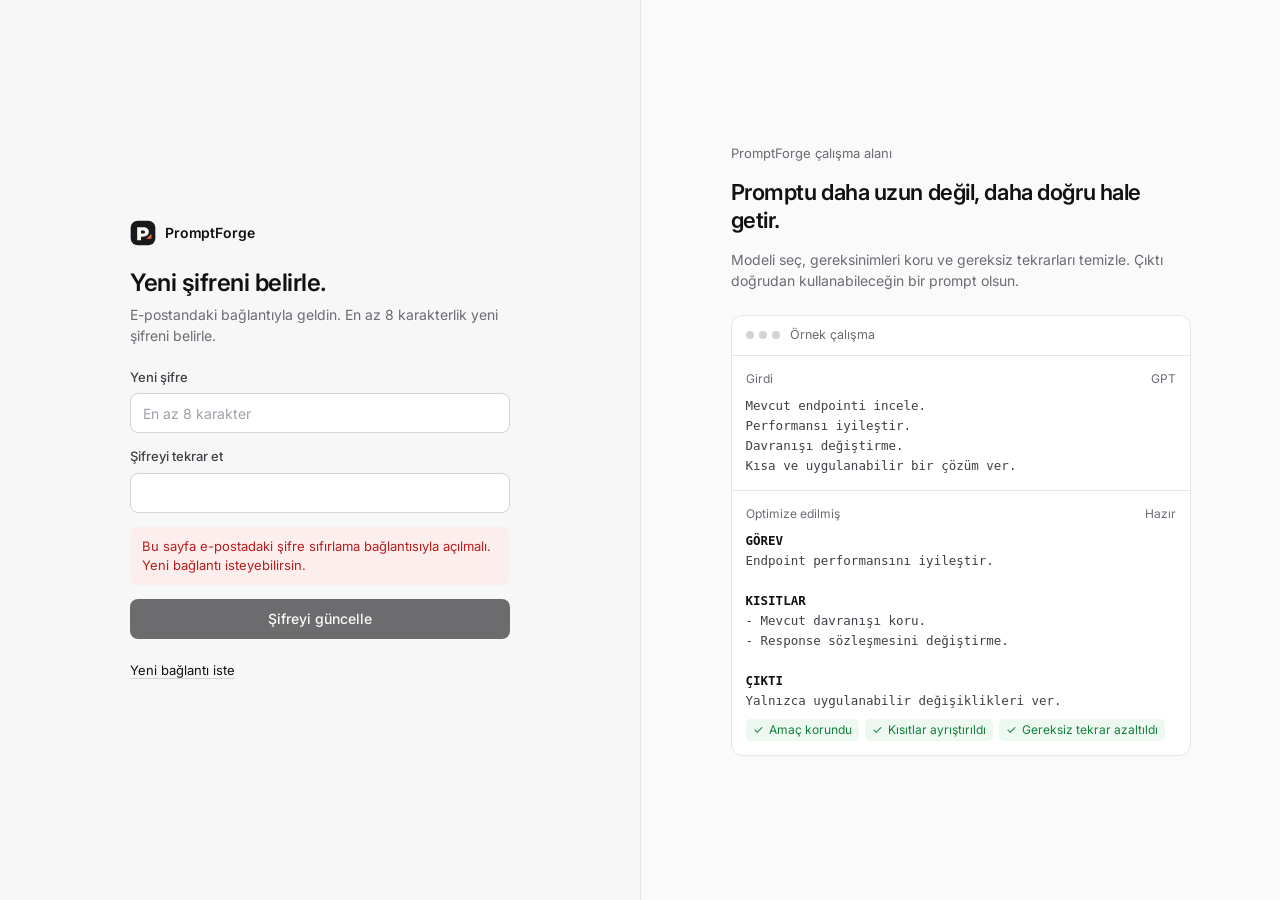
<file: wwwroot/auth/recover-password.html>
<!doctype html><html lang="tr"><head><meta charset="utf-8"><meta name="viewport" content="width=device-width,initial-scale=1"><meta name="description" content="PromptForge çalışma alanı"><title>Yeni şifre · PromptForge</title><link rel="icon" href="../assets/img/kursat-promptforge-mark.svg" type="image/svg+xml"><link rel="preconnect" href="https://fonts.googleapis.com"><link rel="preconnect" href="https://fonts.gstatic.com" crossorigin><link rel="stylesheet" href="https://fonts.googleapis.com/css2?family=Inter:wght@400;500;600&display=swap"><link rel="stylesheet" href="assets/css/kursat-auth.css?v=5"></head><body><main class="kursat-auth-shell"><section class="kursat-auth-panel"><div class="kursat-auth-card"><a class="kursat-brand" href="../index.html"><img src="../assets/img/kursat-promptforge-mark.svg" alt=""><span class="kursat-brand-copy"><strong>PromptForge</strong><small>Prompt çalışma alanı</small></span></a><div class="kursat-auth-header"><p class="kursat-auth-eyebrow">Yeni şifre</p><h1 class="kursat-auth-title">Yeni şifreni belirle.</h1><p class="kursat-auth-subtitle">E-postandaki bağlantıyla geldin. En az 8 karakterlik yeni şifreni belirle.</p></div><form class="kursat-auth-form" id="kursat-recover-form"><div class="kursat-form-group"><label class="kursat-form-label" for="kursat-recover-password">Yeni şifre</label><input class="kursat-input" id="kursat-recover-password" type="password" autocomplete="new-password" placeholder="En az 8 karakter" required></div><div class="kursat-form-group"><label class="kursat-form-label" for="kursat-recover-confirm">Şifreyi tekrar et</label><input class="kursat-input" id="kursat-recover-confirm" type="password" autocomplete="new-password" required></div><div class="kursat-auth-message" id="kursat-auth-message"></div><button class="kursat-auth-button" type="submit">Şifreyi güncelle</button></form><p class="kursat-auth-footer"><a href="forgot-password.html">Yeni bağlantı iste</a></p></div></section><aside class="kursat-auth-showcase" aria-label="PromptForge ürün önizlemesi">
      <div class="kursat-showcase-inner">
        <div class="kursat-showcase-kicker">PromptForge çalışma alanı</div>
        <h2 class="kursat-showcase-title">Promptu daha uzun değil, daha doğru hale getir.</h2>
        <p class="kursat-showcase-copy">Modeli seç, gereksinimleri koru ve gereksiz tekrarları temizle. Çıktı doğrudan kullanabileceğin bir prompt olsun.</p>
        <div class="kursat-product-preview">
          <div class="kursat-preview-head"><div class="kursat-preview-dots"><i></i><i></i><i></i></div><span>Örnek çalışma</span></div>
          <div class="kursat-preview-body">
            <div class="kursat-preview-pane"><div class="kursat-preview-label"><span>Girdi</span><span>GPT</span></div><div class="kursat-preview-text">Mevcut endpointi incele.
Performansı iyileştir.
Davranışı değiştirme.
Kısa ve uygulanabilir bir çözüm ver.</div></div>
            <div class="kursat-preview-pane"><div class="kursat-preview-label"><span>Optimize edilmiş</span><span>Hazır</span></div><div class="kursat-preview-text"><strong>GÖREV</strong>
Endpoint performansını iyileştir.

<strong>KISITLAR</strong>
- Mevcut davranışı koru.
- Response sözleşmesini değiştirme.

<strong>ÇIKTI</strong>
Yalnızca uygulanabilir değişiklikleri ver.</div><div class="kursat-preview-rule"><span><i>✓</i> Amaç korundu</span><span><i>✓</i> Kısıtlar ayrıştırıldı</span><span><i>✓</i> Gereksiz tekrar azaltıldı</span></div></div>
          </div>
        </div>
      </div>
    </aside></main><script src="../assets/js/kursat-session.js?v=7"></script><script src="assets/js/kursat-auth.js?v=6"></script></body></html>
</file>
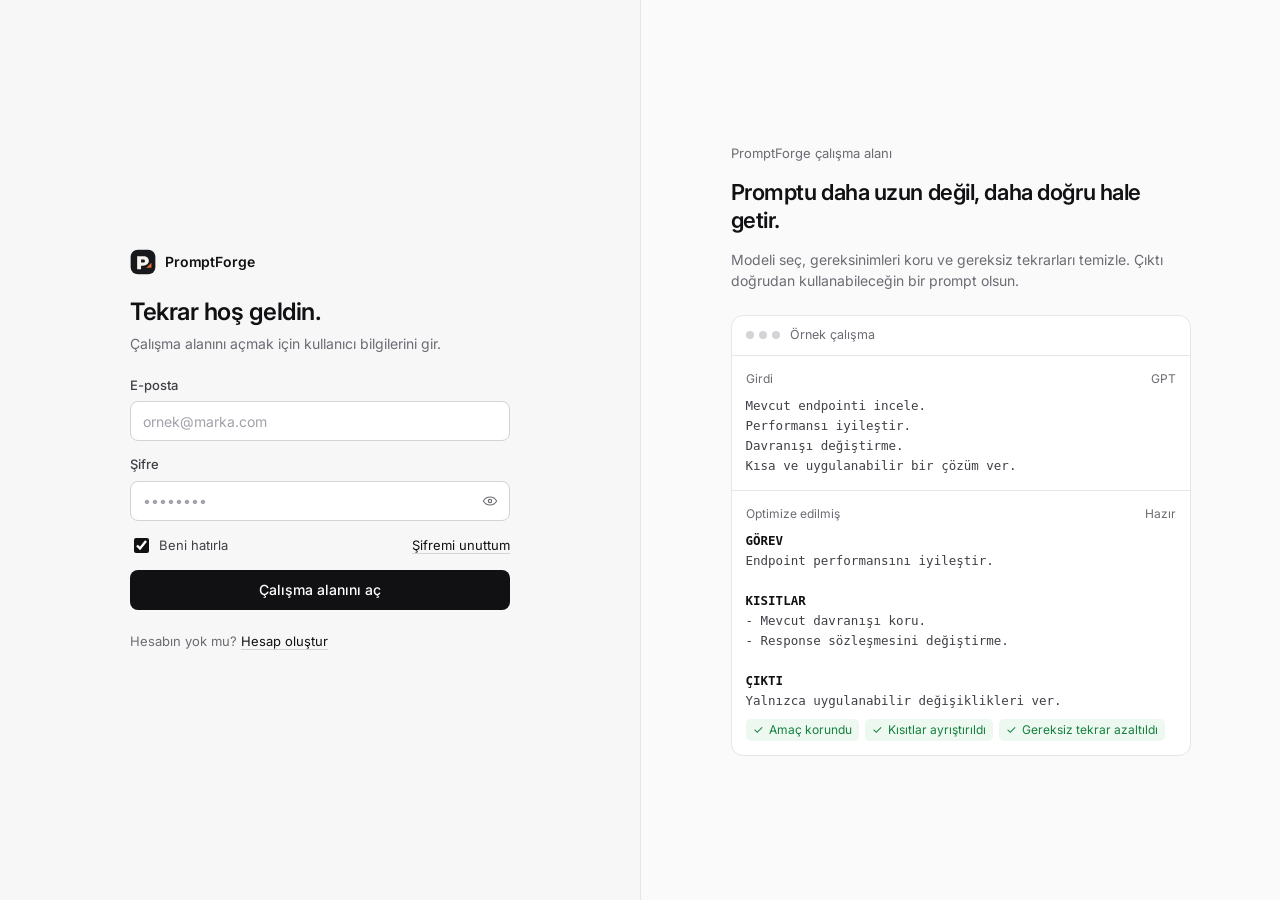
<file: wwwroot/auth/sign-in.html>
<!doctype html><html lang="tr"><head><meta charset="utf-8"><meta name="viewport" content="width=device-width,initial-scale=1"><meta name="description" content="PromptForge çalışma alanı"><title>Giriş · PromptForge</title><link rel="icon" href="../assets/img/kursat-promptforge-mark.svg" type="image/svg+xml"><link rel="preconnect" href="https://fonts.googleapis.com"><link rel="preconnect" href="https://fonts.gstatic.com" crossorigin><link rel="stylesheet" href="https://fonts.googleapis.com/css2?family=Inter:wght@400;500;600&display=swap"><link rel="stylesheet" href="assets/css/kursat-auth.css?v=5"></head><body><main class="kursat-auth-shell"><section class="kursat-auth-panel"><div class="kursat-auth-card"><a class="kursat-brand" href="../index.html"><img src="../assets/img/kursat-promptforge-mark.svg" alt=""><span class="kursat-brand-copy"><strong>PromptForge</strong><small>Prompt çalışma alanı</small></span></a><div class="kursat-auth-header"><p class="kursat-auth-eyebrow">Hesabına giriş yap</p><h1 class="kursat-auth-title">Tekrar hoş geldin.</h1><p class="kursat-auth-subtitle">Çalışma alanını açmak için kullanıcı bilgilerini gir.</p></div><form class="kursat-auth-form" id="kursat-login-form" novalidate><div class="kursat-form-group"><label class="kursat-form-label" for="kursat-login-user">E-posta</label><input class="kursat-input" id="kursat-login-user" type="email" autocomplete="username" placeholder="ornek@marka.com" required></div><div class="kursat-form-group"><label class="kursat-form-label" for="kursat-login-password">Şifre</label><div class="kursat-password-wrap"><input class="kursat-input" id="kursat-login-password" type="password" autocomplete="current-password" placeholder="••••••••" required><button class="kursat-password-toggle" data-kursat-password-toggle="kursat-login-password" type="button" aria-label="Şifreyi göster"><svg viewBox="0 0 24 24"><path d="M2 12s3.5-6 10-6 10 6 10 6-3.5 6-10 6S2 12 2 12Z"/><circle cx="12" cy="12" r="2.5"/></svg></button></div></div><div class="kursat-auth-row"><label class="kursat-checkbox"><input id="kursat-login-remember" type="checkbox" checked> Beni hatırla</label><a href="forgot-password.html">Şifremi unuttum</a></div><div class="kursat-auth-message" id="kursat-auth-message"></div><button class="kursat-auth-button" type="submit">Çalışma alanını aç</button></form><p class="kursat-auth-footer">Hesabın yok mu? <a href="sign-up.html">Hesap oluştur</a></p></div></section><aside class="kursat-auth-showcase" aria-label="PromptForge ürün önizlemesi">
      <div class="kursat-showcase-inner">
        <div class="kursat-showcase-kicker">PromptForge çalışma alanı</div>
        <h2 class="kursat-showcase-title">Promptu daha uzun değil, daha doğru hale getir.</h2>
        <p class="kursat-showcase-copy">Modeli seç, gereksinimleri koru ve gereksiz tekrarları temizle. Çıktı doğrudan kullanabileceğin bir prompt olsun.</p>
        <div class="kursat-product-preview">
          <div class="kursat-preview-head"><div class="kursat-preview-dots"><i></i><i></i><i></i></div><span>Örnek çalışma</span></div>
          <div class="kursat-preview-body">
            <div class="kursat-preview-pane"><div class="kursat-preview-label"><span>Girdi</span><span>GPT</span></div><div class="kursat-preview-text">Mevcut endpointi incele.
Performansı iyileştir.
Davranışı değiştirme.
Kısa ve uygulanabilir bir çözüm ver.</div></div>
            <div class="kursat-preview-pane"><div class="kursat-preview-label"><span>Optimize edilmiş</span><span>Hazır</span></div><div class="kursat-preview-text"><strong>GÖREV</strong>
Endpoint performansını iyileştir.

<strong>KISITLAR</strong>
- Mevcut davranışı koru.
- Response sözleşmesini değiştirme.

<strong>ÇIKTI</strong>
Yalnızca uygulanabilir değişiklikleri ver.</div><div class="kursat-preview-rule"><span><i>✓</i> Amaç korundu</span><span><i>✓</i> Kısıtlar ayrıştırıldı</span><span><i>✓</i> Gereksiz tekrar azaltıldı</span></div></div>
          </div>
        </div>
      </div>
    </aside></main><script src="../assets/js/kursat-session.js?v=7"></script><script src="assets/js/kursat-auth.js?v=6"></script></body></html>
</file>
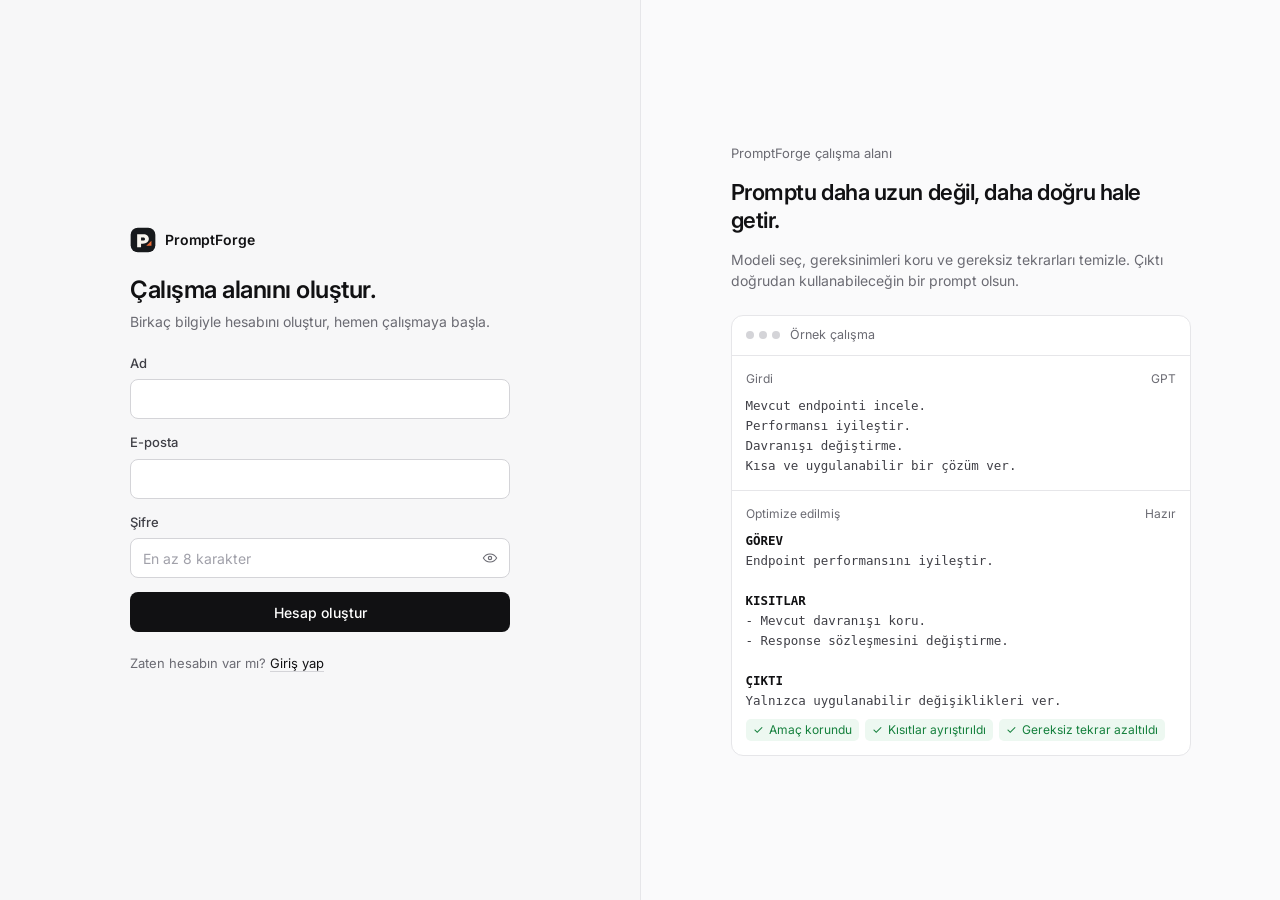
<file: wwwroot/auth/sign-up.html>
<!doctype html><html lang="tr"><head><meta charset="utf-8"><meta name="viewport" content="width=device-width,initial-scale=1"><meta name="description" content="PromptForge çalışma alanı"><title>Hesap oluştur · PromptForge</title><link rel="icon" href="../assets/img/kursat-promptforge-mark.svg" type="image/svg+xml"><link rel="preconnect" href="https://fonts.googleapis.com"><link rel="preconnect" href="https://fonts.gstatic.com" crossorigin><link rel="stylesheet" href="https://fonts.googleapis.com/css2?family=Inter:wght@400;500;600&display=swap"><link rel="stylesheet" href="assets/css/kursat-auth.css?v=5"></head><body><main class="kursat-auth-shell"><section class="kursat-auth-panel"><div class="kursat-auth-card"><a class="kursat-brand" href="../index.html"><img src="../assets/img/kursat-promptforge-mark.svg" alt=""><span class="kursat-brand-copy"><strong>PromptForge</strong><small>Prompt çalışma alanı</small></span></a><div class="kursat-auth-header"><p class="kursat-auth-eyebrow">Yeni hesap</p><h1 class="kursat-auth-title">Çalışma alanını oluştur.</h1><p class="kursat-auth-subtitle">Birkaç bilgiyle hesabını oluştur, hemen çalışmaya başla.</p></div><form class="kursat-auth-form" id="kursat-register-form" novalidate><div class="kursat-form-group"><label class="kursat-form-label" for="kursat-register-name">Ad</label><input class="kursat-input" id="kursat-register-name" autocomplete="name" required></div><div class="kursat-form-group"><label class="kursat-form-label" for="kursat-register-email">E-posta</label><input class="kursat-input" id="kursat-register-email" type="email" autocomplete="email" required></div><div class="kursat-form-group"><label class="kursat-form-label" for="kursat-register-password">Şifre</label><div class="kursat-password-wrap"><input class="kursat-input" id="kursat-register-password" type="password" autocomplete="new-password" placeholder="En az 8 karakter" required><button class="kursat-password-toggle" data-kursat-password-toggle="kursat-register-password" type="button" aria-label="Şifreyi göster"><svg viewBox="0 0 24 24"><path d="M2 12s3.5-6 10-6 10 6 10 6-3.5 6-10 6S2 12 2 12Z"/><circle cx="12" cy="12" r="2.5"/></svg></button></div></div><div class="kursat-auth-message" id="kursat-auth-message"></div><button class="kursat-auth-button" type="submit">Hesap oluştur</button></form><p class="kursat-auth-footer">Zaten hesabın var mı? <a href="sign-in.html">Giriş yap</a></p></div></section><aside class="kursat-auth-showcase" aria-label="PromptForge ürün önizlemesi">
      <div class="kursat-showcase-inner">
        <div class="kursat-showcase-kicker">PromptForge çalışma alanı</div>
        <h2 class="kursat-showcase-title">Promptu daha uzun değil, daha doğru hale getir.</h2>
        <p class="kursat-showcase-copy">Modeli seç, gereksinimleri koru ve gereksiz tekrarları temizle. Çıktı doğrudan kullanabileceğin bir prompt olsun.</p>
        <div class="kursat-product-preview">
          <div class="kursat-preview-head"><div class="kursat-preview-dots"><i></i><i></i><i></i></div><span>Örnek çalışma</span></div>
          <div class="kursat-preview-body">
            <div class="kursat-preview-pane"><div class="kursat-preview-label"><span>Girdi</span><span>GPT</span></div><div class="kursat-preview-text">Mevcut endpointi incele.
Performansı iyileştir.
Davranışı değiştirme.
Kısa ve uygulanabilir bir çözüm ver.</div></div>
            <div class="kursat-preview-pane"><div class="kursat-preview-label"><span>Optimize edilmiş</span><span>Hazır</span></div><div class="kursat-preview-text"><strong>GÖREV</strong>
Endpoint performansını iyileştir.

<strong>KISITLAR</strong>
- Mevcut davranışı koru.
- Response sözleşmesini değiştirme.

<strong>ÇIKTI</strong>
Yalnızca uygulanabilir değişiklikleri ver.</div><div class="kursat-preview-rule"><span><i>✓</i> Amaç korundu</span><span><i>✓</i> Kısıtlar ayrıştırıldı</span><span><i>✓</i> Gereksiz tekrar azaltıldı</span></div></div>
          </div>
        </div>
      </div>
    </aside></main><script src="../assets/js/kursat-session.js?v=7"></script><script src="assets/js/kursat-auth.js?v=6"></script></body></html>
</file>
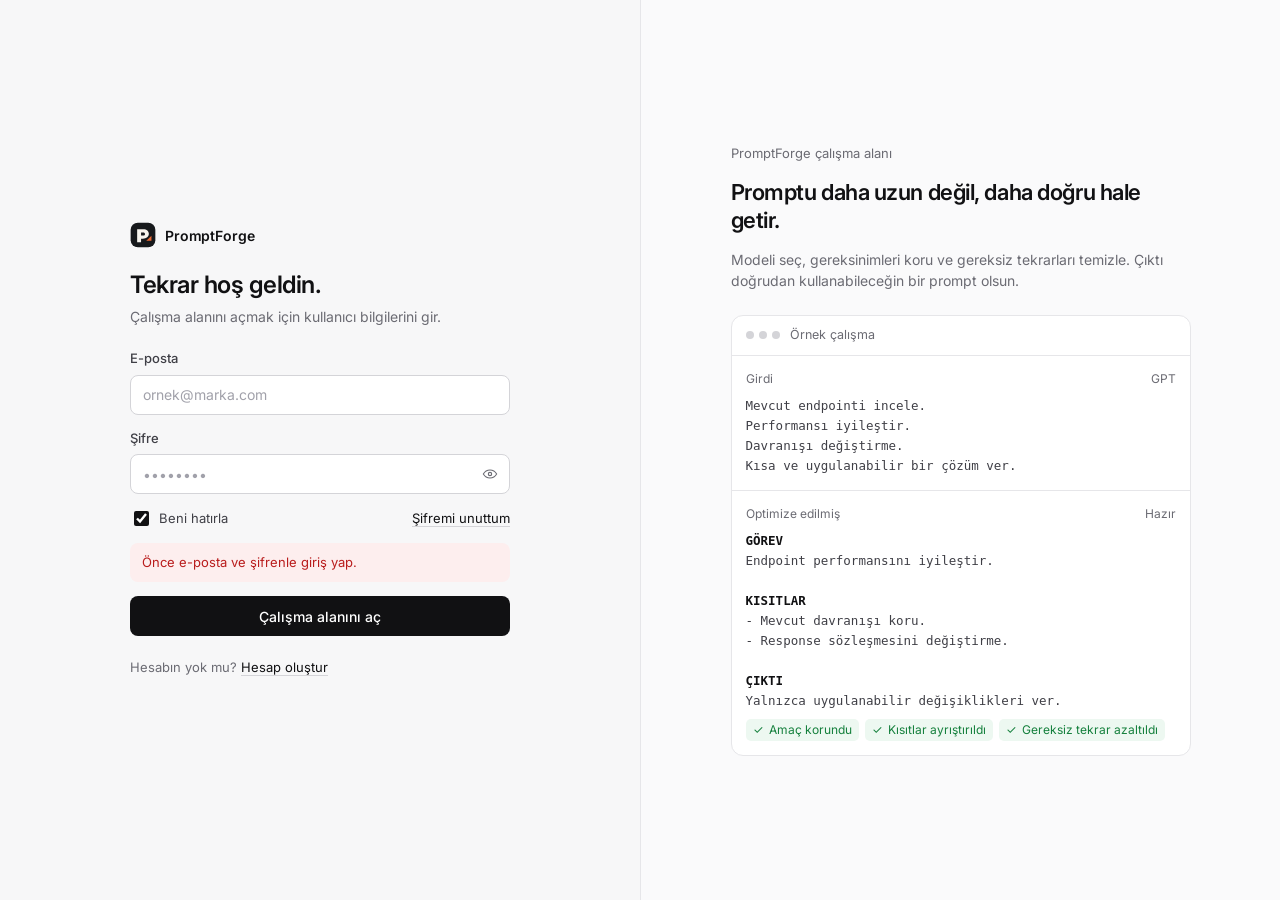
<file: wwwroot/auth/two-step.html>
<!doctype html><html lang="tr"><head><meta charset="utf-8"><meta name="viewport" content="width=device-width,initial-scale=1"><meta name="description" content="PromptForge çalışma alanı"><title>İki adımlı doğrulama · PromptForge</title><link rel="icon" href="../assets/img/kursat-promptforge-mark.svg" type="image/svg+xml"><link rel="preconnect" href="https://fonts.googleapis.com"><link rel="preconnect" href="https://fonts.gstatic.com" crossorigin><link rel="stylesheet" href="https://fonts.googleapis.com/css2?family=Inter:wght@400;500;600&display=swap"><link rel="stylesheet" href="assets/css/kursat-auth.css?v=5"></head><body><main class="kursat-auth-shell"><section class="kursat-auth-panel"><div class="kursat-auth-card"><a class="kursat-brand" href="../index.html"><img src="../assets/img/kursat-promptforge-mark.svg" alt=""><span class="kursat-brand-copy"><strong>PromptForge</strong><small>Prompt çalışma alanı</small></span></a><div class="kursat-auth-header"><p class="kursat-auth-eyebrow">İki adımlı doğrulama</p><h1 class="kursat-auth-title">Doğrulama kodunu gir.</h1><p class="kursat-auth-subtitle">Authenticator uygulamandaki 6 haneli kodu gir.</p></div><form class="kursat-auth-form" id="kursat-otp-form"><div class="kursat-otp"><input data-kursat-otp inputmode="numeric" maxlength="1" aria-label="Kod 1"><input data-kursat-otp inputmode="numeric" maxlength="1" aria-label="Kod 2"><input data-kursat-otp inputmode="numeric" maxlength="1" aria-label="Kod 3"><input data-kursat-otp inputmode="numeric" maxlength="1" aria-label="Kod 4"><input data-kursat-otp inputmode="numeric" maxlength="1" aria-label="Kod 5"><input data-kursat-otp inputmode="numeric" maxlength="1" aria-label="Kod 6"></div><div class="kursat-auth-message" id="kursat-auth-message"></div><button class="kursat-auth-button" type="submit">Doğrula</button></form><p class="kursat-auth-footer"><a href="sign-in.html">Giriş ekranına dön</a></p></div></section><aside class="kursat-auth-showcase" aria-label="PromptForge ürün önizlemesi">
      <div class="kursat-showcase-inner">
        <div class="kursat-showcase-kicker">PromptForge çalışma alanı</div>
        <h2 class="kursat-showcase-title">Promptu daha uzun değil, daha doğru hale getir.</h2>
        <p class="kursat-showcase-copy">Modeli seç, gereksinimleri koru ve gereksiz tekrarları temizle. Çıktı doğrudan kullanabileceğin bir prompt olsun.</p>
        <div class="kursat-product-preview">
          <div class="kursat-preview-head"><div class="kursat-preview-dots"><i></i><i></i><i></i></div><span>Örnek çalışma</span></div>
          <div class="kursat-preview-body">
            <div class="kursat-preview-pane"><div class="kursat-preview-label"><span>Girdi</span><span>GPT</span></div><div class="kursat-preview-text">Mevcut endpointi incele.
Performansı iyileştir.
Davranışı değiştirme.
Kısa ve uygulanabilir bir çözüm ver.</div></div>
            <div class="kursat-preview-pane"><div class="kursat-preview-label"><span>Optimize edilmiş</span><span>Hazır</span></div><div class="kursat-preview-text"><strong>GÖREV</strong>
Endpoint performansını iyileştir.

<strong>KISITLAR</strong>
- Mevcut davranışı koru.
- Response sözleşmesini değiştirme.

<strong>ÇIKTI</strong>
Yalnızca uygulanabilir değişiklikleri ver.</div><div class="kursat-preview-rule"><span><i>✓</i> Amaç korundu</span><span><i>✓</i> Kısıtlar ayrıştırıldı</span><span><i>✓</i> Gereksiz tekrar azaltıldı</span></div></div>
          </div>
        </div>
      </div>
    </aside></main><script src="../assets/js/kursat-session.js?v=7"></script><script src="assets/js/kursat-auth.js?v=6"></script></body></html>
</file>
<file: wwwroot/assets/css/kursat-app.css>
/* PromptForge uygulama stilleri.
   Renkler sadece :root değişkenlerinde; bileşenlere sabit renk yazmıyorum ki koyu tema tek yerden çalışsın. */

/* --- Değişkenler --- */
:root {
  --bg: #f7f7f8;
  --surface: #ffffff;
  --surface-2: #fafafb;
  --surface-3: #f1f1f3;
  --border: #e6e6e9;
  --border-strong: #d4d4d8;
  --text: #111113;
  --text-2: #3f3f46;
  --muted: #6b6b73;
  --faint: #a1a1aa;

  --accent: #d9541e;
  --accent-hover: #c2491a;
  --accent-soft: #fdf1ec;
  --accent-line: #f3c3ae;
  --on-accent: #ffffff;

  --success: #15803d;
  --success-soft: #edf8f1;
  --warning: #a16207;
  --warning-soft: #fdf6e3;
  --danger: #b91c1c;
  --danger-soft: #fdeeee;

  --primary: #111113;
  --primary-hover: #2a2a2e;
  --on-primary: #ffffff;

  --side-bg: #111113;
  --side-border: #232327;
  --side-text: #ececef;
  --side-muted: #8b8b94;
  --side-hover: #1b1b1f;
  --side-active: #26262b;

  --radius: 10px;
  --radius-sm: 7px;
  --radius-xs: 5px;
  --shadow-pop: 0 16px 40px rgba(17, 17, 19, .14), 0 2px 8px rgba(17, 17, 19, .06);
  --focus: 0 0 0 3px rgba(217, 84, 30, .18);

  --pad: 20px;
  --pad-sm: 14px;
  --gap: 16px;
  --control-h: 36px;

  --font: "Inter", -apple-system, BlinkMacSystemFont, "Segoe UI", Roboto, Helvetica, Arial, sans-serif;
  --mono: ui-monospace, "SF Mono", "Cascadia Code", Consolas, monospace;
  --ease: cubic-bezier(.2, .7, .2, 1);
  --t: 140ms;

  color-scheme: light;
}

html[data-kursat-theme="dark"] {
  --bg: #0e0e10;
  --surface: #161618;
  --surface-2: #1a1a1d;
  --surface-3: #222226;
  --border: #27272b;
  --border-strong: #36363c;
  --text: #ededf0;
  --text-2: #c9c9cf;
  --muted: #9a9aa3;
  --faint: #6b6b73;

  --accent: #ef7240;
  --accent-hover: #f5875a;
  --accent-soft: #2a1911;
  --accent-line: #6b3520;
  --on-accent: #ffffff;

  --success: #4ade80;
  --success-soft: #0f2418;
  --warning: #f2b454;
  --warning-soft: #2a200e;
  --danger: #f87171;
  --danger-soft: #2b1414;

  --primary: #ededf0;
  --primary-hover: #ffffff;
  --on-primary: #111113;

  --side-bg: #0b0b0d;
  --side-border: #1f1f23;
  --side-hover: #17171a;
  --side-active: #202024;

  --shadow-pop: 0 16px 40px rgba(0, 0, 0, .5), 0 2px 8px rgba(0, 0, 0, .3);
  --focus: 0 0 0 3px rgba(239, 114, 64, .25);
  color-scheme: dark;
}

/* Sıkı yoğunlukta sadece boşluklar küçülüyor. */
html[data-kursat-density="compact"] {
  --pad: 14px;
  --pad-sm: 10px;
  --gap: 12px;
  --control-h: 32px;
}

/* --- Temel --- */
*, *::before, *::after { box-sizing: border-box; }
html { -webkit-text-size-adjust: 100%; }
body {
  margin: 0;
  background: var(--bg);
  color: var(--text);
  font: 400 14px/1.5 var(--font);
  font-feature-settings: "cv11", "ss01";
  -webkit-font-smoothing: antialiased;
  -moz-osx-font-smoothing: grayscale;
}
h1, h2, h3, h4, p { margin: 0; }
h1 { font-size: 20px; line-height: 1.3; font-weight: 600; letter-spacing: -.015em; }
h2 { font-size: 15px; line-height: 1.35; font-weight: 600; letter-spacing: -.005em; }
h3 { font-size: 14px; line-height: 1.4; font-weight: 600; }
p { color: var(--muted); }
button, input, select, textarea { font: inherit; color: inherit; }
button { cursor: pointer; }
button:disabled { cursor: not-allowed; }
a { color: inherit; }
svg { width: 16px; height: 16px; fill: none; stroke: currentColor; stroke-width: 1.7; stroke-linecap: round; stroke-linejoin: round; flex: 0 0 auto; }
kbd { font: 500 11px var(--font); color: var(--muted); border: 1px solid var(--border); border-bottom-width: 2px; border-radius: 4px; padding: 0 5px; background: var(--surface); }
pre { margin: 0; }
:focus-visible { outline: none; box-shadow: var(--focus); }
::selection { background: var(--accent-soft); color: var(--text); }
.kursat-hidden { display: none !important; }

/* --- İskelet: menü, üst bar, içerik --- */
.kursat-app { display: grid; grid-template-columns: 240px minmax(0, 1fr); min-height: 100vh; }

.kursat-sidebar {
  position: sticky; top: 0; height: 100vh;
  display: flex; flex-direction: column;
  background: var(--side-bg); color: var(--side-text);
  border-right: 1px solid var(--side-border);
  padding: 14px 10px;
  overflow-y: auto;
}
.kursat-brand-row { display: flex; align-items: center; justify-content: space-between; padding: 2px 6px 14px; }
.kursat-brand { display: flex; align-items: center; gap: 9px; background: none; border: 0; padding: 0; color: var(--side-text); }
.kursat-brand img { width: 24px; height: 24px; border-radius: 6px; }
.kursat-brand-copy strong { font-size: 14px; font-weight: 600; letter-spacing: -.01em; }
.kursat-sidebar-close { display: none; background: none; border: 0; color: var(--side-muted); padding: 6px; border-radius: 6px; }

.kursat-nav { display: grid; gap: 14px; }
.kursat-nav-group { display: grid; gap: 1px; }
.kursat-nav-label { font-size: 11px; font-weight: 500; color: var(--side-muted); padding: 0 8px 4px; }
.kursat-nav-button {
  display: flex; align-items: center; gap: 10px;
  height: 32px; padding: 0 8px; border: 0; border-radius: 6px;
  background: transparent; color: #b8b8c0; font-size: 13px; font-weight: 500; text-align: left;
  transition: background var(--t) ease, color var(--t) ease;
}
.kursat-nav-button:hover { background: var(--side-hover); color: var(--side-text); }
.kursat-nav-button.is-active { background: var(--side-active); color: #ffffff; }
.kursat-nav-button.is-active .kursat-nav-icon { color: var(--accent); }
.kursat-nav-icon { display: grid; place-items: center; color: var(--side-muted); }

.kursat-sidebar-footer {
  margin-top: auto; padding: 12px; border: 1px solid var(--side-border); border-radius: 8px;
  display: grid; gap: 6px; background: var(--side-hover);
}
.kursat-sidebar-footer strong { font-size: 12.5px; font-weight: 600; }
.kursat-sidebar-footer p { font-size: 12px; color: var(--side-muted); }
.kursat-sidebar-cta {
  margin-top: 4px; height: 30px; border-radius: 6px; border: 1px solid #34343a;
  background: transparent; color: var(--side-text); font-size: 12.5px; font-weight: 500;
}
.kursat-sidebar-cta:hover { background: var(--side-active); }
.kursat-sidebar-backdrop { display: none; }

.kursat-main { min-width: 0; display: flex; flex-direction: column; }
.kursat-topbar {
  position: sticky; top: 0; z-index: 30;
  height: 56px; padding: 0 24px;
  display: flex; align-items: center; justify-content: space-between; gap: 16px;
  background: color-mix(in srgb, var(--bg) 88%, transparent);
  backdrop-filter: saturate(160%) blur(10px);
  border-bottom: 1px solid transparent;
  transition: border-color var(--t) ease;
}
.kursat-topbar.is-scrolled { border-bottom-color: var(--border); }
.kursat-topbar-left { display: flex; align-items: center; gap: 10px; min-width: 0; }
.kursat-mobile-menu { display: none; }
.kursat-page-context { display: flex; align-items: center; gap: 8px; font-size: 13px; white-space: nowrap; }
.kursat-page-context small { color: var(--muted); font-size: 13px; }
.kursat-page-context small::after { content: "/"; margin-left: 8px; color: var(--faint); }
.kursat-page-context strong { font-weight: 500; }
.kursat-topbar-actions { display: flex; align-items: center; gap: 8px; }

.kursat-workspace-status {
  display: inline-flex; align-items: center; gap: 7px; height: 30px; padding: 0 10px;
  border: 1px solid var(--border); border-radius: 999px; background: var(--surface);
  font-size: 12px; font-weight: 500; color: var(--text-2);
}
.kursat-workspace-status i { width: 6px; height: 6px; border-radius: 50%; background: var(--success); }
.kursat-workspace-status.is-local i { background: var(--warning); }
.kursat-workspace-status:hover { border-color: var(--border-strong); }

.kursat-command-button {
  display: inline-flex; align-items: center; gap: 8px; height: 32px; padding: 0 8px 0 10px; min-width: 220px;
  border: 1px solid var(--border); border-radius: var(--radius-sm); background: var(--surface);
  color: var(--muted); font-size: 13px;
}
.kursat-command-button span:nth-of-type(1) { flex: 1; text-align: left; }
.kursat-command-button:hover { border-color: var(--border-strong); }
.kursat-key { font: 500 11px var(--font); color: var(--muted); border: 1px solid var(--border); border-radius: 4px; padding: 1px 5px; }

.kursat-icon-button {
  display: inline-grid; place-items: center; width: 32px; height: 32px;
  border: 1px solid var(--border); border-radius: var(--radius-sm); background: var(--surface); color: var(--text-2);
}
.kursat-icon-button:hover { border-color: var(--border-strong); color: var(--text); }
.kursat-theme-icon-moon { display: none; }
html[data-kursat-theme="dark"] .kursat-theme-icon-sun { display: none; }
html[data-kursat-theme="dark"] .kursat-theme-icon-moon { display: block; }

.kursat-user-button {
  display: inline-flex; align-items: center; gap: 8px; height: 32px; padding: 0 10px 0 4px;
  border: 1px solid var(--border); border-radius: var(--radius-sm); background: var(--surface);
  font-size: 13px; font-weight: 500; color: var(--text);
}
.kursat-user-button:hover { border-color: var(--border-strong); }
.kursat-avatar {
  width: 24px; height: 24px; border-radius: 5px; display: grid; place-items: center;
  background: var(--primary); color: var(--on-primary); font-size: 10.5px; font-weight: 600;
}

.kursat-content { width: 100%; max-width: 1240px; margin: 0 auto; padding: 24px 28px 72px; outline: none; }

/* --- Sayfa başlıkları --- */
.kursat-view { display: none; }
.kursat-view.is-active { display: grid; gap: var(--gap); align-content: start; }
.kursat-view.is-active.is-entering { animation: pfViewIn 240ms var(--ease) both; }
html[data-kursat-motion="off"] *, html[data-kursat-motion="off"] *::before, html[data-kursat-motion="off"] *::after {
  animation: none !important; transition: none !important;
}
@keyframes pfViewIn { from { opacity: 0; transform: translateY(4px); } to { opacity: 1; transform: none; } }

.kursat-page-head { display: flex; align-items: flex-end; justify-content: space-between; gap: 20px; padding: 4px 0 6px; }
.kursat-page-head-copy { display: grid; gap: 4px; }
.kursat-page-head-copy p { font-size: 13.5px; max-width: 640px; }
.kursat-head-actions { display: flex; gap: 8px; flex-wrap: wrap; }
.kursat-section-head { display: grid; gap: 4px; margin: 8px 0 4px; }

/* --- Bileşenler --- */
.kursat-card { background: var(--surface); border: 1px solid var(--border); border-radius: var(--radius); min-width: 0; }
.kursat-card-head {
  display: flex; align-items: flex-start; justify-content: space-between; gap: 12px;
  padding: var(--pad-sm) var(--pad); border-bottom: 1px solid var(--border);
}
.kursat-card-head > div { display: grid; gap: 2px; }
.kursat-card-head p { font-size: 12.5px; }
.kursat-card-body { padding: var(--pad); display: grid; gap: var(--gap); }

.kursat-button {
  display: inline-flex; align-items: center; justify-content: center; gap: 7px;
  height: var(--control-h); padding: 0 12px; border-radius: var(--radius-sm);
  border: 1px solid var(--border-strong); background: var(--surface); color: var(--text);
  font-size: 13px; font-weight: 500; white-space: nowrap; text-decoration: none;
  transition: background var(--t) ease, border-color var(--t) ease, color var(--t) ease, transform 80ms ease;
}
.kursat-button:hover:not(:disabled) { background: var(--surface-3); }
.kursat-button:active:not(:disabled) { transform: translateY(.5px); }
.kursat-button:disabled { opacity: .5; }
.kursat-button--primary { background: var(--primary); border-color: var(--primary); color: var(--on-primary); }
.kursat-button--primary:hover:not(:disabled) { background: var(--primary-hover); border-color: var(--primary-hover); }
.kursat-button--accent { background: var(--accent); border-color: var(--accent); color: var(--on-accent); }
.kursat-button--accent:hover:not(:disabled) { background: var(--accent-hover); border-color: var(--accent-hover); }
.kursat-button--ghost { background: transparent; border-color: transparent; color: var(--text-2); }
.kursat-button--ghost:hover:not(:disabled) { background: var(--surface-3); color: var(--text); }
.kursat-button--danger { color: var(--danger); border-color: var(--border-strong); }
.kursat-button--danger:hover:not(:disabled) { background: var(--danger-soft); border-color: var(--danger); }
.kursat-button--smart { width: 100%; }
.kursat-button-shortcut { font: 500 11px var(--font); opacity: .7; border: 0; background: none; color: inherit; padding: 0; }

.kursat-input, .kursat-select, .kursat-textarea {
  width: 100%; border: 1px solid var(--border-strong); border-radius: var(--radius-sm);
  background: var(--surface); color: var(--text); font-size: 13.5px;
  transition: border-color var(--t) ease, box-shadow var(--t) ease;
}
.kursat-input, .kursat-select { height: var(--control-h); padding: 0 10px; }
.kursat-select {
  appearance: none; padding-right: 30px;
  background-image: url("data:image/svg+xml,%3Csvg xmlns='http://www.w3.org/2000/svg' viewBox='0 0 24 24' fill='none' stroke='%2371717a' stroke-width='2' stroke-linecap='round' stroke-linejoin='round'%3E%3Cpath d='m7 10 5 5 5-5'/%3E%3C/svg%3E");
  background-repeat: no-repeat; background-position: right 8px center; background-size: 15px;
}
.kursat-select--auto { width: auto; }
.kursat-textarea { min-height: 96px; padding: 9px 10px; resize: vertical; line-height: 1.55; }
.kursat-input:hover, .kursat-select:hover, .kursat-textarea:hover { border-color: var(--faint); }
.kursat-input:focus, .kursat-select:focus, .kursat-textarea:focus { outline: none; border-color: var(--accent); box-shadow: var(--focus); }
.kursat-input::placeholder, .kursat-textarea::placeholder { color: var(--faint); }

.kursat-field { display: grid; gap: 6px; }
.kursat-field label { font-size: 12.5px; font-weight: 500; color: var(--text-2); }
.kursat-field small { font-size: 12px; color: var(--muted); }
.kursat-field--spaced { margin-top: 12px; }
.kursat-form-grid { display: grid; grid-template-columns: repeat(auto-fit, minmax(220px, 1fr)); gap: 12px; }
.kursat-actions-end { display: flex; justify-content: flex-end; align-items: center; gap: 8px; flex-wrap: wrap; }
.kursat-actions-end--top { padding: 0 var(--pad) var(--pad); }
.kursat-inline-actions { display: flex; justify-content: flex-end; gap: 6px; }

.kursat-badge {
  display: inline-flex; align-items: center; gap: 5px; height: 20px; padding: 0 7px;
  border-radius: var(--radius-xs); background: var(--surface-3); color: var(--text-2);
  font-size: 11.5px; font-weight: 500; white-space: nowrap;
}
.kursat-badge--accent { background: var(--accent-soft); color: var(--accent); }
.kursat-badge--success { background: var(--success-soft); color: var(--success); }
.kursat-badge--warning { background: var(--warning-soft); color: var(--warning); }

.kursat-segmented { display: inline-flex; padding: 2px; gap: 2px; border-radius: var(--radius-sm); background: var(--surface-3); border: 1px solid var(--border); }
.kursat-segmented button {
  height: 28px; padding: 0 11px; border: 0; border-radius: 5px; background: transparent;
  color: var(--muted); font-size: 12.5px; font-weight: 500;
}
.kursat-segmented button:hover { color: var(--text); }
.kursat-segmented button.is-active { background: var(--surface); color: var(--text); box-shadow: 0 1px 2px rgba(0,0,0,.08), 0 0 0 1px var(--border); }

.kursat-toggle { position: relative; width: 34px; height: 20px; border-radius: 999px; border: 0; background: var(--border-strong); padding: 0; flex: 0 0 auto; transition: background var(--t) ease; }
.kursat-toggle span { position: absolute; top: 2px; left: 2px; width: 16px; height: 16px; border-radius: 50%; background: #fff; box-shadow: 0 1px 2px rgba(0,0,0,.2); transition: transform var(--t) var(--ease); }
.kursat-toggle.is-on { background: var(--accent); }
.kursat-toggle.is-on span { transform: translateX(14px); }

.kursat-progress { height: 6px; border-radius: 999px; background: var(--surface-3); overflow: hidden; }
.kursat-progress span { display: block; height: 100%; border-radius: inherit; background: var(--text); transition: width 500ms var(--ease); }
.kursat-progress span.is-warning { background: var(--warning); }
.kursat-progress span.is-full { background: var(--danger); }

.kursat-grid-2 { display: grid; grid-template-columns: repeat(2, minmax(0, 1fr)); gap: var(--gap); }
.kursat-grid-3 { display: grid; grid-template-columns: repeat(3, minmax(0, 1fr)); gap: var(--gap); }
.kursat-two-col { display: grid; grid-template-columns: repeat(2, minmax(0, 1fr)); gap: var(--gap); }
.kursat-list-clean { list-style: none; margin: 0; padding: 0; display: grid; gap: 8px; }
.kursat-list-clean li { display: flex; gap: 9px; font-size: 13.5px; color: var(--text-2); }
.kursat-check { color: var(--success); font-weight: 600; }

.kursat-empty { display: grid; justify-items: center; gap: 8px; padding: 56px 20px; text-align: center; border: 1px dashed var(--border-strong); border-radius: var(--radius); background: var(--surface); }
.kursat-empty-icon { width: 38px; height: 38px; display: grid; place-items: center; border-radius: 9px; background: var(--surface-3); color: var(--muted); margin-bottom: 4px; }
.kursat-empty h3 { font-size: 14px; }
.kursat-empty p { font-size: 13px; max-width: 380px; margin-bottom: 8px; }
.kursat-empty-mini { font-size: 12.5px; color: var(--muted); padding: 10px 12px; border-radius: var(--radius-sm); background: var(--surface-2); border: 1px dashed var(--border); }

.kursat-form-message { font-size: 12.5px; color: var(--muted); min-height: 0; }
.kursat-form-message:empty { display: none; }
.kursat-form-message.is-error { color: var(--danger); }
.kursat-form-message.is-success { color: var(--success); }

/* --- Optimize Et --- */
.kursat-forge-layout { display: grid; grid-template-columns: minmax(0, 1fr) 300px; gap: var(--gap); align-items: start; }
.kursat-forge-main { display: grid; gap: var(--gap); min-width: 0; }

.kursat-editor-card { display: flex; flex-direction: column; overflow: hidden; }
.kursat-editor-top {
  display: flex; align-items: center; justify-content: space-between; gap: 12px; flex-wrap: wrap;
  padding: 10px 12px; border-bottom: 1px solid var(--border);
}
.kursat-model-bar { display: inline-flex; gap: 2px; padding: 2px; border-radius: var(--radius-sm); background: var(--surface-3); border: 1px solid var(--border); }
.kursat-model-option {
  display: inline-flex; align-items: baseline; gap: 6px; height: 28px; padding: 0 10px; border: 0; border-radius: 5px;
  background: transparent; color: var(--muted); font-size: 12.5px; font-weight: 500;
}
.kursat-model-option small { font-size: 11px; color: var(--faint); font-weight: 400; }
.kursat-model-option:hover { color: var(--text); }
.kursat-model-option.is-active { background: var(--surface); color: var(--text); box-shadow: 0 1px 2px rgba(0,0,0,.08), 0 0 0 1px var(--border); }
.kursat-model-option.is-active small { color: var(--muted); }
.kursat-editor-toolbar { display: flex; align-items: center; gap: 2px; }
.kursat-editor-action {
  display: inline-flex; align-items: center; gap: 6px; height: 28px; padding: 0 8px; border: 0; border-radius: 5px;
  background: transparent; color: var(--muted); font-size: 12.5px; font-weight: 500;
}
.kursat-editor-action:hover:not(:disabled) { background: var(--surface-3); color: var(--text); }
.kursat-editor-action:disabled { opacity: .4; }
.kursat-editor-action--icon { width: 28px; padding: 0; justify-content: center; }
.kursat-editor-action svg { width: 15px; height: 15px; }
.kursat-action-icon { display: inline-grid; }

.kursat-editor-dropzone { position: relative; }
.kursat-prompt-textarea {
  display: block; width: 100%; min-height: 240px; max-height: 60vh; resize: vertical;
  border: 0; background: transparent; padding: 16px 18px; color: var(--text);
  font-size: 14.5px; line-height: 1.65;
}
.kursat-prompt-textarea:focus { outline: none; }
.kursat-prompt-textarea::placeholder { color: var(--faint); }
.kursat-drop-overlay {
  position: absolute; inset: 8px; display: grid; place-items: center; text-align: center;
  border: 1.5px dashed var(--accent); border-radius: 8px; background: color-mix(in srgb, var(--accent-soft) 92%, transparent);
  color: var(--accent); opacity: 0; visibility: hidden; transition: opacity var(--t) ease; pointer-events: none;
}
.kursat-drop-overlay svg { width: 22px; height: 22px; margin: 0 auto 6px; }
.kursat-drop-overlay strong { display: block; font-size: 13px; font-weight: 600; }
.kursat-drop-overlay span { font-size: 12px; }
.kursat-editor-card.is-dragging .kursat-drop-overlay { opacity: 1; visibility: visible; }

.kursat-starter { display: flex; align-items: center; gap: 6px; flex-wrap: wrap; padding: 0 18px 14px; }
.kursat-starter > span { font-size: 12.5px; color: var(--muted); margin-right: 2px; }
.kursat-starter-chip {
  height: 28px; padding: 0 10px; border-radius: 999px; border: 1px solid var(--border);
  background: var(--surface); color: var(--text-2); font-size: 12.5px;
}
.kursat-starter-chip:hover { border-color: var(--border-strong); background: var(--surface-2); color: var(--text); }

.kursat-editor-insights {
  display: flex; align-items: center; justify-content: space-between; gap: 12px; flex-wrap: wrap;
  padding: 9px 18px; border-top: 1px solid var(--border); background: var(--surface-2);
}
.kursat-insight-primary { display: flex; align-items: center; gap: 8px; min-width: 0; }
.kursat-insight-primary strong { font-size: 12.5px; font-weight: 500; color: var(--text-2); }
.kursat-insight-primary small { font-size: 12.5px; color: var(--muted); }
.kursat-variable-list { display: flex; gap: 5px; flex-wrap: wrap; }
.kursat-variable-chip { font: 500 11.5px var(--mono); color: var(--accent); background: var(--accent-soft); border-radius: 4px; padding: 2px 6px; }
.kursat-variable-empty { font-size: 12px; color: var(--faint); }

.kursat-editor-settings {
  display: grid; grid-template-columns: repeat(3, minmax(0, 1fr)) auto; gap: 10px; align-items: end;
  padding: 12px 18px; border-top: 1px solid var(--border);
}
.kursat-compact-field { display: grid; gap: 5px; min-width: 0; }
.kursat-compact-field > span { font-size: 12px; color: var(--muted); }
.kursat-compact-field .kursat-select { height: 32px; font-size: 13px; }
.kursat-policy-stack { display: flex; gap: 6px; }
.kursat-policy-toggle {
  display: inline-flex; align-items: center; gap: 8px; height: 32px; padding: 0 10px;
  border: 1px solid var(--border-strong); border-radius: var(--radius-sm); background: var(--surface);
  color: var(--text-2); font-size: 12.5px; font-weight: 500; white-space: nowrap;
}
.kursat-policy-toggle > span { position: relative; width: 26px; height: 16px; border-radius: 999px; background: var(--border-strong); transition: background var(--t) ease; }
.kursat-policy-toggle > span i { position: absolute; top: 2px; left: 2px; width: 12px; height: 12px; border-radius: 50%; background: #fff; transition: transform var(--t) var(--ease); }
.kursat-policy-toggle.is-on > span { background: var(--accent); }
.kursat-policy-toggle.is-on > span i { transform: translateX(10px); }
.kursat-policy-toggle small { display: none; }
.kursat-policy-toggle:hover { border-color: var(--faint); }

.kursat-editor-footer {
  display: flex; align-items: center; justify-content: space-between; gap: 12px; flex-wrap: wrap;
  padding: 12px 18px; border-top: 1px solid var(--border);
}
.kursat-editor-meta { display: flex; align-items: center; gap: 12px; font-size: 12.5px; color: var(--muted); }
.kursat-quota-note { color: var(--warning); font-weight: 500; }
.kursat-quota-note:empty { display: none; }
.kursat-draft-status { opacity: 0; transition: opacity var(--t) ease; }
.kursat-draft-status.is-visible { opacity: 1; }
.kursat-forge-action-row { display: flex; align-items: center; gap: 10px; flex-wrap: wrap; }
.kursat-goal-control { display: inline-flex; padding: 2px; gap: 2px; border-radius: var(--radius-sm); background: var(--surface-3); border: 1px solid var(--border); }
.kursat-goal-option { height: 30px; padding: 0 11px; border: 0; border-radius: 5px; background: transparent; color: var(--muted); font-size: 12.5px; font-weight: 500; }
.kursat-goal-option:hover { color: var(--text); }
.kursat-goal-option.is-active { background: var(--surface); color: var(--text); box-shadow: 0 1px 2px rgba(0,0,0,.08), 0 0 0 1px var(--border); }
.kursat-forge-button { height: 36px; padding: 0 14px; font-weight: 600; }
.kursat-forge-button.is-loading .kursat-forge-button-label::after { content: "…"; }
.kursat-forge-button .kursat-button-shortcut { margin-left: 2px; }
.kursat-is-pulse, .is-pulse { animation: pfPulse 260ms var(--ease); }
@keyframes pfPulse { 50% { transform: scale(.97); } }

/* Odak modu */
body.kursat-editor-focus { overflow: hidden; }
.kursat-editor-focus::after { content: ""; position: fixed; inset: 0; z-index: 145; background: rgba(10, 10, 12, .55); backdrop-filter: blur(3px); }
.kursat-editor-focus .kursat-editor-card {
  position: fixed; z-index: 150; left: 50%; top: 50%; transform: translate(-50%, -50%);
  width: min(1040px, calc(100vw - 48px)); height: min(760px, calc(100vh - 72px)); box-shadow: var(--shadow-pop);
}
.kursat-editor-focus .kursat-editor-dropzone { flex: 1; min-height: 0; }
.kursat-editor-focus .kursat-prompt-textarea { height: 100%; max-height: none; resize: none; }
.kursat-editor-focus .kursat-starter, .kursat-editor-focus .kursat-editor-settings { display: none; }
.kursat-focus-exit {
  position: fixed; right: 20px; top: 16px; z-index: 152; display: none; align-items: center; gap: 8px;
  height: 34px; padding: 0 12px; border-radius: var(--radius-sm); border: 1px solid var(--border-strong);
  background: var(--surface); color: var(--text); font-size: 12.5px; font-weight: 500; box-shadow: var(--shadow-pop);
}
.kursat-editor-focus .kursat-focus-exit { display: inline-flex; }

/* Sağdaki kalite paneli */
.kursat-preflight { position: sticky; top: 72px; overflow: hidden; }
.kursat-preflight .kursat-card-head { align-items: center; }
.kursat-score-orbit {
  --score: 0; position: relative; width: 48px; height: 48px; border-radius: 50%; display: grid; place-items: center; flex: 0 0 auto;
  background: conic-gradient(var(--text) calc(var(--score) * 1%), var(--surface-3) 0);
  transition: background 400ms var(--ease);
}
.kursat-score-orbit::before { content: ""; position: absolute; inset: 4px; border-radius: 50%; background: var(--surface); }
.kursat-score-orbit strong, .kursat-score-orbit small { position: relative; }
.kursat-score-orbit strong { font-size: 15px; font-weight: 600; font-variant-numeric: tabular-nums; }
.kursat-score-orbit small { display: none; }
.kursat-preflight-body { padding: var(--pad-sm) var(--pad); display: grid; gap: 14px; }
.kursat-preflight-state { display: flex; gap: 10px; align-items: flex-start; }
.kursat-preflight-state strong { display: block; font-size: 13px; font-weight: 600; }
.kursat-preflight-state span { font-size: 12.5px; color: var(--muted); }
.kursat-status-dot { width: 8px; height: 8px; border-radius: 50%; background: var(--border-strong); margin-top: 6px; flex: 0 0 auto; }
.kursat-status-dot.is-ready { background: var(--success); }
.kursat-status-dot.is-warning { background: var(--warning); }
.kursat-issue-list { display: grid; gap: 8px; }
.kursat-issue { padding: 9px 11px; border-radius: var(--radius-sm); background: var(--surface-2); border: 1px solid var(--border); }
.kursat-issue strong { display: block; font-size: 12.5px; font-weight: 600; margin-bottom: 1px; }
.kursat-issue p { font-size: 12.5px; }
.kursat-structure-checks { display: grid; grid-template-columns: 1fr 1fr; gap: 5px 10px; }
.kursat-structure-checks span { display: flex; align-items: center; gap: 6px; font-size: 12.5px; color: var(--faint); }
.kursat-structure-checks span i { font-style: normal; width: 14px; text-align: center; }
.kursat-structure-checks span.is-ready { color: var(--text-2); }
.kursat-structure-checks span.is-ready i { color: var(--success); }
.kursat-panel-kicker { display: none; }

/* İşlem durumu */
.kursat-process { padding: 14px var(--pad); display: grid; gap: 10px; }
.kursat-process-top { display: flex; justify-content: space-between; align-items: center; }
.kursat-process-kicker { display: block; font-size: 12px; color: var(--muted); }
.kursat-process-top strong { font-size: 13.5px; font-weight: 600; }
.kursat-process-percent { font-size: 12.5px; color: var(--muted); font-variant-numeric: tabular-nums; }
.kursat-process-track { height: 4px; border-radius: 999px; background: var(--surface-3); overflow: hidden; }
.kursat-process-track span { display: block; height: 100%; width: 0; background: var(--accent); transition: width 600ms var(--ease); }
.kursat-process-steps { display: flex; gap: 14px; font-size: 12px; color: var(--faint); }
.kursat-process-steps .is-active { color: var(--text); font-weight: 500; }
.kursat-process-steps .is-done { color: var(--success); }

.kursat-error-state { display: flex; align-items: center; gap: 12px; padding: 14px var(--pad); border-color: color-mix(in srgb, var(--danger) 35%, var(--border)); background: var(--danger-soft); }
.kursat-error-icon { color: var(--danger); display: grid; }
.kursat-error-icon svg { width: 20px; height: 20px; }
.kursat-error-copy { flex: 1; display: grid; gap: 1px; }
.kursat-error-copy strong { font-size: 13.5px; font-weight: 600; }
.kursat-error-copy span { font-size: 12.5px; color: var(--text-2); }

/* Sonuç */
.kursat-result { overflow: hidden; }
.kursat-result.is-revealed { animation: pfViewIn 260ms var(--ease) both; }
.kursat-result-summary { display: grid; grid-template-columns: repeat(4, minmax(0, 1fr)); border-bottom: 1px solid var(--border); }
.kursat-metric { padding: 12px var(--pad); display: grid; gap: 2px; border-right: 1px solid var(--border); }
.kursat-metric:last-child { border-right: 0; }
.kursat-metric small { font-size: 12px; color: var(--muted); }
.kursat-metric strong { font-size: 15px; font-weight: 600; font-variant-numeric: tabular-nums; }
.kursat-result-tabs { display: flex; gap: 2px; padding: 0 var(--pad); border-bottom: 1px solid var(--border); overflow-x: auto; }
.kursat-result-tab {
  height: 40px; padding: 0 10px; border: 0; border-bottom: 2px solid transparent; margin-bottom: -1px;
  background: transparent; color: var(--muted); font-size: 13px; font-weight: 500; white-space: nowrap;
}
.kursat-result-tab:hover { color: var(--text); }
.kursat-result-tab.is-active { color: var(--text); border-bottom-color: var(--text); }
.kursat-result-panel { display: none; padding: var(--pad); }
.kursat-result-panel.is-active { display: grid; gap: 14px; }
.kursat-toolbar { display: flex; align-items: center; justify-content: space-between; gap: 10px; flex-wrap: wrap; }
.kursat-toolbar-left, .kursat-toolbar-right { display: flex; align-items: center; gap: 8px; flex-wrap: wrap; }
.kursat-result-code, .kursat-diff-content {
  font: 13px/1.65 var(--mono); color: var(--text); white-space: pre-wrap; word-break: break-word;
  background: var(--surface-2); border: 1px solid var(--border); border-radius: var(--radius-sm); padding: 14px 16px;
  max-height: 560px; overflow: auto;
}
#kursat-save-favorite.is-saved { color: var(--accent); border-color: var(--accent-line); background: var(--accent-soft); }
.kursat-semantic-changes { display: grid; grid-template-columns: repeat(2, minmax(0, 1fr)); gap: 8px; }
.kursat-change-item { display: flex; gap: 10px; padding: 10px 12px; border: 1px solid var(--border); border-radius: var(--radius-sm); }
.kursat-change-index { font-size: 12px; color: var(--faint); font-variant-numeric: tabular-nums; padding-top: 1px; }
.kursat-change-item strong { display: block; font-size: 13px; font-weight: 600; }
.kursat-change-item p { font-size: 12.5px; }
.kursat-diff-box { display: grid; gap: 6px; min-width: 0; }
.kursat-diff-box header { font-size: 12px; font-weight: 500; color: var(--muted); }
.kursat-diagnostic-grid { display: grid; grid-template-columns: repeat(3, minmax(0, 1fr)); gap: 8px; }
.kursat-diagnostic-card { padding: 12px; border: 1px solid var(--border); border-radius: var(--radius-sm); display: grid; gap: 2px; }
.kursat-diagnostic-card span { font-size: 12px; color: var(--muted); }
.kursat-diagnostic-card strong { font-size: 14px; font-weight: 600; }
.kursat-diagnostic-card p { font-size: 12.5px; }

/* --- Geçmiş, favoriler, karşılaştırma --- */
.kursat-search { position: relative; display: block; }
.kursat-search svg { position: absolute; left: 10px; top: 50%; transform: translateY(-50%); color: var(--faint); width: 15px; height: 15px; }
.kursat-search .kursat-input { padding-left: 32px; width: 280px; }
.kursat-table-card { overflow: hidden; }
.kursat-table { width: 100%; border-collapse: collapse; font-size: 13px; }
.kursat-table th { text-align: left; font-size: 12px; font-weight: 500; color: var(--muted); padding: 10px var(--pad-sm); border-bottom: 1px solid var(--border); background: var(--surface-2); }
.kursat-table td { padding: 11px var(--pad-sm); border-bottom: 1px solid var(--border); vertical-align: middle; color: var(--text-2); font-variant-numeric: tabular-nums; }
.kursat-table tr:last-child td { border-bottom: 0; }
.kursat-table tbody tr:hover td { background: var(--surface-2); }
.kursat-table-title { color: var(--text); font-weight: 500; }
.kursat-table-engine { display: block; margin-top: 2px; font-size: 12px; color: var(--faint); }
.kursat-favorite-card { padding: var(--pad); display: grid; gap: 8px; align-content: start; }
.kursat-favorite-meta { display: flex; align-items: center; justify-content: space-between; gap: 8px; }
.kursat-favorite-date { font-size: 12px; color: var(--faint); }
.kursat-favorite-title { font-size: 14px; font-weight: 600; }
.kursat-favorite-preview { font-size: 13px; color: var(--muted); display: -webkit-box; -webkit-line-clamp: 3; -webkit-box-orient: vertical; overflow: hidden; }
.kursat-favorite-actions { display: flex; gap: 8px; margin-top: 4px; }
.kursat-compare-card { padding: var(--pad); display: grid; gap: 14px; }
.kursat-compare-result { display: grid; }
.kursat-compare-body { padding: var(--pad); display: grid; gap: 14px; }
.kursat-score-grid { display: grid; grid-template-columns: repeat(3, minmax(0, 1fr)); gap: 8px; }
.kursat-score-card { padding: 12px 14px; border: 1px solid var(--border); border-radius: var(--radius-sm); background: var(--surface); display: grid; gap: 4px; }
.kursat-score-card small { font-size: 12px; color: var(--muted); }
.kursat-score-card strong { font-size: 18px; font-weight: 600; font-variant-numeric: tabular-nums; }

/* --- Ayarlar --- */
.kursat-settings-grid { display: grid; grid-template-columns: repeat(2, minmax(0, 1fr)); gap: var(--gap); align-items: start; }
.kursat-settings-card { padding: var(--pad); display: grid; gap: 12px; align-content: start; }
.kursat-settings-card > h3 { font-size: 14px; }
.kursat-settings-card > p { font-size: 12.5px; margin-top: -8px; }
.kursat-setting-row { display: flex; align-items: center; justify-content: space-between; gap: 16px; padding-top: 12px; border-top: 1px solid var(--border); }
.kursat-setting-row strong { display: block; font-size: 13px; font-weight: 500; }
.kursat-setting-row span { display: block; font-size: 12.5px; color: var(--muted); }
.kursat-setting-row .kursat-badge { display: inline-flex; }
.kursat-setting-stack { display: grid; gap: 8px; padding-top: 12px; border-top: 1px solid var(--border); }
.kursat-setting-stack strong { display: block; font-size: 13px; font-weight: 500; }
.kursat-setting-stack span { display: block; font-size: 12.5px; color: var(--muted); }
.kursat-shortcut-list { display: grid; }
.kursat-shortcut-list > div { display: flex; justify-content: space-between; align-items: center; padding: 8px 0; border-top: 1px solid var(--border); font-size: 13px; color: var(--text-2); }
.kursat-shortcut-list > div:first-child { border-top: 0; }
.kursat-inline-form { display: grid; gap: 10px; }
.kursat-inline-form[hidden] { display: none; }
.kursat-usage-head { display: flex; justify-content: space-between; align-items: baseline; font-size: 12.5px; color: var(--muted); }
.kursat-usage-head strong { font-size: 16px; color: var(--text); font-weight: 600; font-variant-numeric: tabular-nums; }
.kursat-danger-card { border-color: color-mix(in srgb, var(--danger) 28%, var(--border)); }
.kursat-danger-card h3 { color: var(--danger); }

/* --- Modal, komut paleti, toast --- */
.kursat-modal-backdrop {
  position: fixed; inset: 0; z-index: 80; display: none; align-items: flex-start; justify-content: center;
  padding: 12vh 20px 20px; background: rgba(10, 10, 12, .42);
}
.kursat-modal-backdrop.is-open { display: flex; animation: pfFade 140ms ease both; }
.kursat-modal-backdrop.is-closing { animation: pfFadeOut 140ms ease both; }
.kursat-modal {
  width: min(560px, 100%); max-height: min(720px, calc(100vh - 14vh - 20px)); overflow: auto;
  background: var(--surface); border: 1px solid var(--border); border-radius: 12px; box-shadow: var(--shadow-pop);
  animation: pfModalIn 180ms var(--ease) both;
}
.kursat-modal-head { display: flex; align-items: center; justify-content: space-between; gap: 12px; padding: 14px 18px; border-bottom: 1px solid var(--border); }
.kursat-modal-head h2 { font-size: 15px; }
.kursat-modal-head .kursat-icon-button { width: 28px; height: 28px; border: 0; }
.kursat-modal-body { padding: 18px; display: grid; gap: 14px; }
.kursat-modal-foot { display: flex; justify-content: flex-end; gap: 8px; padding: 12px 18px; border-top: 1px solid var(--border); }
.kursat-modal-copy, .kursat-confirm-copy { font-size: 13.5px; color: var(--text-2); }
@keyframes pfFade { from { opacity: 0; } to { opacity: 1; } }
@keyframes pfFadeOut { to { opacity: 0; } }
@keyframes pfModalIn { from { opacity: 0; transform: translateY(6px) scale(.99); } to { opacity: 1; transform: none; } }

.kursat-command { width: min(600px, 100%); }
.kursat-command-search { padding: 4px; border-bottom: 1px solid var(--border); }
.kursat-command-search input { width: 100%; height: 44px; border: 0; background: transparent; padding: 0 12px; font-size: 14.5px; color: var(--text); }
.kursat-command-search input:focus { outline: none; }
.kursat-command-list { padding: 6px; display: grid; gap: 1px; max-height: 360px; overflow: auto; }
.kursat-command-item {
  display: flex; align-items: center; justify-content: space-between; gap: 10px; padding: 8px 10px;
  border: 0; border-radius: 6px; background: transparent; text-align: left;
}
.kursat-command-item strong { display: block; font-size: 13px; font-weight: 500; }
.kursat-command-item span { display: block; font-size: 12px; color: var(--muted); }
.kursat-command-item kbd { opacity: 0; }
.kursat-command-item.is-current, .kursat-command-item:hover { background: var(--surface-3); }
.kursat-command-item.is-current kbd { opacity: 1; }

.kursat-toast-stack { position: fixed; right: 18px; bottom: 18px; z-index: 120; display: grid; gap: 8px; }
.kursat-toast {
  min-width: 260px; max-width: 360px; padding: 11px 14px; border-radius: 9px;
  background: var(--primary); color: var(--on-primary); box-shadow: var(--shadow-pop); font-size: 13px;
  animation: pfToastIn 180ms var(--ease) both;
}
.kursat-toast strong { display: block; font-weight: 600; }
.kursat-toast span { display: block; opacity: .72; font-size: 12.5px; margin-top: 1px; }
.kursat-toast.is-leaving { animation: pfFadeOut 160ms ease both; }
@keyframes pfToastIn { from { opacity: 0; transform: translateY(6px); } to { opacity: 1; transform: none; } }

/* Plan ve 2FA pencereleri */
.kursat-plan-grid { display: grid; grid-template-columns: repeat(2, minmax(0, 1fr)); gap: 10px; }
.kursat-plan-card { padding: 16px; border: 1px solid var(--border); border-radius: var(--radius); display: grid; gap: 12px; align-content: start; }
.kursat-plan-card.is-current { border-color: var(--text); }
.kursat-plan-card h3 { font-size: 14px; }
.kursat-plan-price { display: block; margin-top: 2px; font-size: 22px; font-weight: 600; letter-spacing: -.02em; }
.kursat-plan-card ul { margin: 0; padding-left: 17px; display: grid; gap: 5px; font-size: 13px; color: var(--text-2); }
.kursat-qr { display: grid; place-items: center; width: max-content; margin: 0 auto; padding: 10px; background: #fff; border: 1px solid var(--border); border-radius: var(--radius); }
.kursat-qr img { display: block; width: 176px; height: 176px; image-rendering: pixelated; }
.kursat-secret { padding: 9px 12px; border: 1px solid var(--border); border-radius: var(--radius-sm); background: var(--surface-2); font: 13px var(--mono); text-align: center; word-break: break-all; }

/* --- Atölye, Akışlar, Yapı Taşları --- */
.kursat-route-card, .kursat-flow-card, .kursat-block-card {
  display: grid; gap: 6px; align-content: start; text-align: left; padding: 16px;
  border: 1px solid var(--border); border-radius: var(--radius); background: var(--surface); color: var(--text);
  transition: border-color var(--t) ease, background var(--t) ease;
}
.kursat-route-card:hover, .kursat-flow-card:hover, .kursat-block-card:hover { border-color: var(--border-strong); background: var(--surface-2); }
.kursat-route-card.is-selected, .kursat-flow-card.is-selected, .kursat-block-card.is-selected { border-color: var(--text); }
.kursat-route-card h3, .kursat-flow-card h3, .kursat-block-card h3 { font-size: 13.5px; }
.kursat-route-card p, .kursat-flow-card p, .kursat-block-card p { font-size: 12.5px; }
.kursat-route-icon { width: 28px; height: 28px; display: grid; place-items: center; border-radius: 7px; background: var(--surface-3); color: var(--text-2); margin-bottom: 4px; }
.kursat-builder { overflow: hidden; }
.kursat-builder.is-opening { animation: pfViewIn 240ms var(--ease) both; }
.kursat-builder-preview { display: grid; gap: 6px; }
.kursat-builder-preview header { font-size: 12px; font-weight: 500; color: var(--muted); }
.kursat-builder-preview pre {
  font: 12.5px/1.6 var(--mono); white-space: pre-wrap; word-break: break-word; color: var(--text);
  padding: 12px 14px; border-radius: var(--radius-sm); background: var(--surface-2); border: 1px solid var(--border); min-height: 80px;
}
.kursat-composer { display: grid; grid-template-columns: minmax(0, 1fr) minmax(0, 1fr); gap: var(--gap); align-items: start; }
.kursat-composer-stack { display: grid; gap: 10px; }
.kursat-composer-stack--padded { padding: var(--pad); }
.kursat-composer-item { display: grid; gap: 6px; }
.kursat-composer-item-head { display: flex; align-items: center; justify-content: space-between; gap: 8px; }
.kursat-composer-item-head strong { font-size: 13px; font-weight: 600; }
.kursat-flow-steps { display: grid; gap: 6px; }
.kursat-flow-step { display: flex; align-items: flex-start; gap: 10px; padding: 9px 11px; border: 1px solid var(--border); border-radius: var(--radius-sm); }
.kursat-flow-step input { margin-top: 3px; accent-color: var(--accent); }
.kursat-flow-step strong { display: block; font-size: 12.5px; font-weight: 600; }
.kursat-flow-step span span { font-size: 13px; color: var(--text-2); }

/* Solda sorular, sağda canlı prompt */
.kursat-builder-layout { display: grid; grid-template-columns: minmax(0, 1fr) minmax(0, 1fr); gap: 0; }
.kursat-builder-form { padding: var(--pad); display: grid; gap: 16px; align-content: start; border-right: 1px solid var(--border); }
.kursat-builder-side { padding: var(--pad); display: grid; gap: 14px; align-content: start; position: sticky; top: 56px; }
.kursat-field-hint { font-size: 12px; color: var(--muted); }
.kursat-live-meter { display: grid; gap: 6px; padding: 12px 14px; border: 1px solid var(--border); border-radius: var(--radius-sm); }
.kursat-live-meter > div:first-child { display: flex; justify-content: space-between; align-items: baseline; font-size: 12.5px; color: var(--muted); }
.kursat-live-meter strong { font-size: 16px; color: var(--text); font-weight: 600; font-variant-numeric: tabular-nums; }
.kursat-live-meter p { font-size: 12.5px; }
.kursat-step-list { display: grid; gap: 6px; }
.kursat-step { display: flex; align-items: center; gap: 8px; }
.kursat-step-index { width: 22px; flex: 0 0 auto; text-align: center; font-size: 12px; color: var(--faint); font-variant-numeric: tabular-nums; }
.kursat-step .kursat-input { height: 34px; }
.kursat-step-actions { display: flex; gap: 1px; flex: 0 0 auto; }
.kursat-add-step { justify-self: start; }
.kursat-blocks-layout { display: grid; grid-template-columns: minmax(0, 1fr) minmax(0, 1.15fr); gap: var(--gap); align-items: start; }
.kursat-block-grid { display: grid; grid-template-columns: repeat(2, minmax(0, 1fr)); gap: 8px; }
.kursat-block-card { padding: 12px 14px; gap: 4px; }
.kursat-block-card-head { display: flex; align-items: center; justify-content: space-between; gap: 8px; }
.kursat-block-state { font-size: 12px; color: var(--muted); white-space: nowrap; }
.kursat-block-card.is-selected .kursat-block-state { color: var(--success); }
.kursat-composer-col { display: grid; gap: var(--gap); position: sticky; top: 72px; }
.kursat-composer-item .kursat-textarea { min-height: 72px; }

/* --- Prompt Analizi --- */
.kursat-health-entry { padding: var(--pad); display: grid; gap: 12px; }
.kursat-health-input { min-height: 160px; }
.kursat-analysis { display: grid; gap: var(--gap); }
.kursat-analysis:empty { display: none; }
.kursat-analysis-head { display: flex; align-items: center; gap: 18px; padding: var(--pad); }
.kursat-score-orbit--lg { width: 72px; height: 72px; }
.kursat-score-orbit--lg::before { inset: 6px; }
.kursat-score-orbit--lg strong { font-size: 22px; }
.kursat-analysis-summary { display: grid; gap: 4px; }
.kursat-analysis-summary p { font-size: 13.5px; }
.kursat-analysis-meta { display: flex; gap: 6px; }
.kursat-criteria-grid { display: grid; grid-template-columns: repeat(3, minmax(0, 1fr)); gap: var(--gap); }
.kursat-criterion { padding: 14px 16px; display: grid; gap: 8px; align-content: start; }
.kursat-criterion header { display: flex; align-items: baseline; justify-content: space-between; }
.kursat-criterion-score { font-size: 18px; font-weight: 600; font-variant-numeric: tabular-nums; }
.kursat-criterion-score small { font-size: 12px; color: var(--faint); font-weight: 500; }
.kursat-criterion-status { font-size: 12px; font-weight: 500; }
.kursat-criterion.is-good .kursat-progress span { background: var(--success); }
.kursat-criterion.is-good .kursat-criterion-status { color: var(--success); }
.kursat-criterion.is-improve .kursat-progress span { background: var(--warning); }
.kursat-criterion.is-improve .kursat-criterion-status { color: var(--warning); }
.kursat-criterion.is-missing .kursat-progress span { background: var(--danger); }
.kursat-criterion.is-missing .kursat-criterion-status { color: var(--danger); }
.kursat-criterion p { font-size: 13px; color: var(--text-2); }
.kursat-criterion-fix { display: grid; gap: 2px; padding: 9px 11px; border-radius: var(--radius-sm); background: var(--surface-2); border: 1px solid var(--border); }
.kursat-criterion-fix strong { font-size: 12px; font-weight: 600; color: var(--muted); }
.kursat-criterion-fix span { font-size: 13px; color: var(--text); }
.kursat-analysis-card { padding: var(--pad); display: grid; gap: 10px; align-content: start; }
.kursat-analysis-card p { font-size: 13px; }
.kursat-analysis-list { margin: 0; padding-left: 18px; display: grid; gap: 7px; font-size: 13.5px; color: var(--text-2); }
.kursat-lesson { padding: 14px var(--pad); display: grid; gap: 4px; border-left: 3px solid var(--accent); border-radius: 0 var(--radius) var(--radius) 0; }
.kursat-lesson span { font-size: 12px; font-weight: 600; color: var(--accent); }
.kursat-lesson p { font-size: 14px; color: var(--text); }
.kursat-analysis-title { font-size: 14px; }

/* --- Mobil / tablet --- */
@media (max-width: 1180px) {
  .kursat-forge-layout { grid-template-columns: 1fr; }
  .kursat-preflight { position: static; }
  .kursat-editor-settings { grid-template-columns: repeat(3, minmax(0, 1fr)); }
  .kursat-policy-stack { grid-column: 1 / -1; }
  .kursat-command-button { min-width: 0; }
  .kursat-command-button span:nth-of-type(1) { display: none; }
}
@media (max-width: 900px) {
  .kursat-app { grid-template-columns: 1fr; }
  .kursat-sidebar {
    position: fixed; left: 0; top: 0; bottom: 0; z-index: 90; width: 260px;
    transform: translateX(-100%); transition: transform 200ms var(--ease);
  }
  .kursat-sidebar.is-open { transform: none; box-shadow: var(--shadow-pop); }
  .kursat-sidebar-close { display: grid; }
  body.kursat-sidebar-open { overflow: hidden; }
  body.kursat-sidebar-open .kursat-sidebar-backdrop { display: block; position: fixed; inset: 0; z-index: 85; border: 0; background: rgba(10, 10, 12, .45); }
  .kursat-mobile-menu { display: inline-grid; place-items: center; width: 32px; height: 32px; border: 1px solid var(--border); border-radius: var(--radius-sm); background: var(--surface); color: var(--text); }
  .kursat-topbar { padding: 0 16px; }
  .kursat-content { padding: 18px 16px 64px; }
  .kursat-page-context small { display: none; }
  .kursat-workspace-status span { display: none; }
  .kursat-user-button span:not(.kursat-avatar) { display: none; }
  .kursat-grid-3, .kursat-grid-2, .kursat-two-col, .kursat-settings-grid, .kursat-composer, .kursat-semantic-changes, .kursat-diagnostic-grid, .kursat-plan-grid, .kursat-builder-layout, .kursat-blocks-layout { grid-template-columns: 1fr; }
  .kursat-builder-form { border-right: 0; border-bottom: 1px solid var(--border); }
  .kursat-criteria-grid { grid-template-columns: 1fr; }
  .kursat-analysis-head { flex-direction: column; align-items: flex-start; }
  .kursat-builder-side, .kursat-composer-col { position: static; }
  .kursat-result-summary { grid-template-columns: repeat(2, minmax(0, 1fr)); }
  .kursat-metric:nth-child(2) { border-right: 0; }
  .kursat-metric:nth-child(-n+2) { border-bottom: 1px solid var(--border); }
  .kursat-editor-settings { grid-template-columns: 1fr; }
  .kursat-page-head { flex-direction: column; align-items: flex-start; }
  .kursat-search .kursat-input { width: 100%; }
  .kursat-table { font-size: 12.5px; }
}
@media (max-width: 560px) {
  .kursat-editor-top { flex-direction: column; align-items: stretch; }
  .kursat-model-bar { overflow-x: auto; }
  .kursat-model-option small { display: none; }
  .kursat-forge-action-row, .kursat-goal-control { width: 100%; }
  .kursat-goal-option { flex: 1; }
  .kursat-forge-button { width: 100%; }
  .kursat-score-grid { grid-template-columns: 1fr; }
}
@media (prefers-reduced-motion: reduce) {
  *, *::before, *::after { animation: none !important; transition: none !important; }
}

/* --- İnce ayarlar --- */
/* Kartlarda çok hafif gölge; tamamen düz olunca ekran kâğıt gibi duruyordu. */
:root { --shadow-card: 0 1px 2px rgba(17, 17, 19, .04), 0 1px 1px rgba(17, 17, 19, .02); }
html[data-kursat-theme="dark"] { --shadow-card: 0 1px 2px rgba(0, 0, 0, .35); }
.kursat-card { box-shadow: var(--shadow-card); }

.kursat-sidebar { background: linear-gradient(180deg, color-mix(in srgb, var(--side-bg) 88%, #2a2a30) 0%, var(--side-bg) 42%); }
.kursat-nav-button { position: relative; }
.kursat-nav-button.is-active::before { content: ""; position: absolute; left: -10px; top: 7px; bottom: 7px; width: 2px; border-radius: 2px; background: var(--accent); }
.kursat-nav-new, .kursat-nav-count { margin-left: auto; height: 18px; padding: 0 6px; border-radius: 5px; display: inline-grid; place-items: center; font-size: 10.5px; font-weight: 600; letter-spacing: .01em; }
.kursat-nav-new { background: color-mix(in srgb, var(--accent) 22%, transparent); color: #ffb18f; }
.kursat-nav-count { background: var(--side-active); color: var(--side-muted); font-variant-numeric: tabular-nums; }
.kursat-side-meter { height: 4px; border-radius: 999px; background: var(--side-active); overflow: hidden; margin: 2px 0 2px; }
.kursat-side-meter span { display: block; height: 100%; width: 0; border-radius: inherit; background: var(--accent); transition: width 600ms var(--ease); }
.kursat-side-meter span.is-warning { background: var(--warning); }
.kursat-side-meter span.is-full { background: var(--danger); }

.kursat-eyebrow { font-size: 12px; font-weight: 600; color: var(--accent); letter-spacing: .01em; }
.kursat-page-head h1 { font-size: 24px; letter-spacing: -.022em; }

.kursat-forge-button { box-shadow: 0 1px 0 rgba(255, 255, 255, .18) inset, 0 6px 16px -6px color-mix(in srgb, var(--accent) 65%, transparent); }
.kursat-forge-button:hover:not(:disabled) { box-shadow: 0 1px 0 rgba(255, 255, 255, .18) inset, 0 8px 22px -6px color-mix(in srgb, var(--accent) 75%, transparent); }
.kursat-editor-card { transition: border-color var(--t) ease, box-shadow var(--t) ease; }
.kursat-editor-card:focus-within { border-color: var(--border-strong); box-shadow: var(--shadow-card), 0 0 0 4px color-mix(in srgb, var(--accent) 8%, transparent); }

.kursat-route-card, .kursat-flow-card, .kursat-block-card { box-shadow: var(--shadow-card); }
.kursat-route-card:hover, .kursat-flow-card:hover { transform: translateY(-1px); }
.kursat-variable-chip { cursor: pointer; }
.kursat-variable-chip:hover { border-color: var(--accent); color: var(--accent); }

/* --- Şablonlar --- */
.kursat-template-toolbar { align-items: center; }
.kursat-chip-row { display: flex; flex-wrap: wrap; gap: 6px; }
.kursat-chip {
  display: inline-flex; align-items: center; gap: 6px; height: 30px; padding: 0 11px; border-radius: 999px;
  border: 1px solid var(--border); background: var(--surface); color: var(--text-2); font-size: 12.5px; font-weight: 500;
  transition: border-color var(--t) ease, background var(--t) ease, color var(--t) ease;
}
.kursat-chip small { font-size: 11px; color: var(--faint); font-variant-numeric: tabular-nums; }
.kursat-chip:hover { border-color: var(--border-strong); color: var(--text); }
.kursat-chip.is-active { background: var(--primary); border-color: var(--primary); color: var(--on-primary); }
.kursat-chip.is-active small { color: inherit; opacity: .65; }
.kursat-template-grid { display: grid; grid-template-columns: repeat(3, minmax(0, 1fr)); gap: var(--gap); }
.kursat-template-card {
  display: grid; gap: 8px; align-content: start; text-align: left; padding: 16px 16px 14px; min-height: 172px;
  border: 1px solid var(--border); border-radius: var(--radius); background: var(--surface); color: var(--text); box-shadow: var(--shadow-card);
  transition: border-color var(--t) ease, transform 160ms var(--ease), box-shadow 160ms ease;
}
.kursat-template-card:hover { border-color: var(--border-strong); transform: translateY(-2px); box-shadow: 0 10px 24px -14px rgba(17, 17, 19, .25); }
.kursat-template-card strong { font-size: 14.5px; font-weight: 600; letter-spacing: -.01em; }
.kursat-template-meta { display: flex; align-items: center; justify-content: space-between; gap: 8px; }
.kursat-template-model { font-size: 11.5px; color: var(--muted); }
.kursat-template-desc { font-size: 12.8px; color: var(--muted); line-height: 1.5; }
.kursat-template-foot { margin-top: auto; padding-top: 10px; display: flex; align-items: center; justify-content: space-between; font-size: 12px; color: var(--faint); border-top: 1px solid var(--border); }
.kursat-template-open { display: inline-flex; align-items: center; gap: 4px; font-size: 12.5px; font-weight: 500; color: var(--text-2); }
.kursat-template-open svg { width: 14px; height: 14px; transition: transform 160ms var(--ease); }
.kursat-template-card:hover .kursat-template-open, .kursat-guide-tool:hover .kursat-template-open { color: var(--accent); }
.kursat-template-card:hover .kursat-template-open svg, .kursat-guide-tool:hover .kursat-template-open svg { transform: translateX(2px); }
.kursat-template-empty { grid-column: 1 / -1; }

/* {{değişken}} doldurma penceresi */
.kursat-fill-fields { display: grid; grid-template-columns: repeat(2, minmax(0, 1fr)); gap: 10px 12px; }
.kursat-fill-input { min-height: 36px; height: 36px; resize: none; overflow: hidden; }
#kursat-fill-preview { max-height: 240px; overflow: auto; }
#kursat-fill-preview mark { background: var(--accent-soft); color: var(--accent); border-radius: 3px; padding: 0 2px; }
.kursat-modal-copy code { font: 12px var(--mono); background: var(--surface-3); padding: 1px 4px; border-radius: 4px; }

/* --- Rehber --- */
.kursat-guide-top { display: grid; grid-template-columns: minmax(0, 1.25fr) minmax(0, 1fr); gap: var(--gap); align-items: start; }
.kursat-guide-progress { padding: 14px var(--pad) 0; }
.kursat-guide-progress .kursat-progress span { background: var(--accent); }
.kursat-checklist { list-style: none; margin: 0; padding: 8px var(--pad-sm) var(--pad-sm); display: grid; gap: 2px; }
.kursat-checklist li { display: grid; grid-template-columns: 22px minmax(0, 1fr) auto; align-items: center; gap: 12px; padding: 10px 8px; border-radius: var(--radius-sm); }
.kursat-checklist li:hover { background: var(--surface-2); }
.kursat-checklist strong { display: block; font-size: 13.5px; font-weight: 600; }
.kursat-checklist li span { display: block; font-size: 12.5px; color: var(--muted); }
.kursat-check-mark { width: 22px; height: 22px; border-radius: 50%; border: 1.5px dashed var(--border-strong); display: grid; place-items: center; }
.kursat-check-mark svg { width: 13px; height: 13px; stroke-width: 2.6; color: #fff; }
.kursat-checklist li.is-done .kursat-check-mark { border: 0; background: var(--success); }
.kursat-checklist li.is-done strong { color: var(--muted); text-decoration: line-through; text-decoration-color: var(--faint); }
.kursat-checklist .kursat-check-state { font-size: 12px; color: var(--success); font-weight: 500; }
.kursat-checklist .kursat-button { height: 30px; font-size: 12.5px; }

.kursat-quick-steps { list-style: none; margin: 0; padding: var(--pad-sm) var(--pad); display: grid; gap: 14px; }
.kursat-quick-steps li { display: grid; grid-template-columns: 26px minmax(0, 1fr); gap: 12px; }
.kursat-quick-steps b { width: 26px; height: 26px; border-radius: 7px; display: grid; place-items: center; background: var(--primary); color: var(--on-primary); font-size: 12.5px; }
.kursat-quick-steps strong { display: block; font-size: 13.5px; }
.kursat-quick-steps span { font-size: 12.8px; color: var(--muted); }
.kursat-guide-shortcuts { display: grid; gap: 8px; padding: var(--pad-sm) var(--pad); border-top: 1px solid var(--border); }
.kursat-guide-shortcuts div { display: flex; justify-content: space-between; align-items: center; font-size: 12.8px; color: var(--text-2); }

.kursat-guide-tools { display: grid; grid-template-columns: repeat(4, minmax(0, 1fr)); gap: 10px; }
.kursat-guide-tool {
  display: grid; gap: 6px; align-content: start; text-align: left; padding: 14px; border-radius: var(--radius);
  border: 1px solid var(--border); background: var(--surface); color: var(--text); box-shadow: var(--shadow-card);
  transition: border-color var(--t) ease, transform 160ms var(--ease);
}
.kursat-guide-tool:hover { border-color: var(--border-strong); transform: translateY(-1px); }
.kursat-guide-tool strong { font-size: 13.5px; }
.kursat-guide-tool > span { font-size: 12.5px; color: var(--muted); }
.kursat-guide-tool .kursat-guide-when { color: var(--text-2); font-weight: 500; }
.kursat-guide-tool .kursat-template-open { margin-top: 4px; }

.kursat-lessons { display: grid; grid-template-columns: repeat(2, minmax(0, 1fr)); gap: var(--gap); }
.kursat-lesson { border: 1px solid var(--border); border-radius: var(--radius); background: var(--surface); box-shadow: var(--shadow-card); overflow: hidden; }
.kursat-lesson header { display: flex; gap: 12px; align-items: flex-start; padding: 14px 16px; }
.kursat-lesson header b { font: 600 12px var(--mono); color: var(--accent); padding-top: 2px; }
.kursat-lesson header strong { display: block; font-size: 14px; }
.kursat-lesson header span { font-size: 12.8px; color: var(--muted); }
.kursat-lesson-pair { display: grid; grid-template-columns: repeat(2, minmax(0, 1fr)); border-top: 1px solid var(--border); }
.kursat-lesson-pair > div { padding: 12px 16px; display: grid; gap: 4px; align-content: start; }
.kursat-lesson-pair > div + div { border-left: 1px solid var(--border); }
.kursat-lesson-pair small { font-size: 11px; font-weight: 600; text-transform: uppercase; letter-spacing: .05em; }
.kursat-lesson-weak small { color: var(--danger); }
.kursat-lesson-strong small { color: var(--success); }
.kursat-lesson-pair p { font-size: 12.8px; color: var(--text-2); line-height: 1.5; }
.kursat-lesson-weak { background: color-mix(in srgb, var(--danger-soft) 55%, transparent); }
.kursat-lesson-strong { background: color-mix(in srgb, var(--success-soft) 55%, transparent); }

.kursat-model-guide { display: grid; }
.kursat-model-guide > div { display: grid; grid-template-columns: 110px minmax(0, 1fr) 150px; gap: 16px; align-items: baseline; padding: 12px var(--pad); border-top: 1px solid var(--border); }
.kursat-model-guide > div:first-child { border-top: 0; }
.kursat-model-guide strong { font-size: 13.5px; }
.kursat-model-guide span { font-size: 13px; color: var(--text-2); }
.kursat-model-guide em { font-style: normal; font-size: 12px; color: var(--muted); text-align: right; }

.kursat-faq { display: grid; gap: 8px; }
.kursat-faq-item { border: 1px solid var(--border); border-radius: var(--radius); background: var(--surface); padding: 0 16px; box-shadow: var(--shadow-card); }
.kursat-faq-item summary { cursor: pointer; list-style: none; display: flex; justify-content: space-between; gap: 12px; padding: 13px 0; font-size: 13.5px; font-weight: 600; }
.kursat-faq-item summary::-webkit-details-marker { display: none; }
.kursat-faq-item summary::after { content: "+"; font-weight: 400; font-size: 18px; line-height: 1; color: var(--muted); transition: transform 160ms var(--ease); }
.kursat-faq-item[open] summary::after { transform: rotate(45deg); }
.kursat-faq-item p { padding: 0 0 14px; font-size: 13px; color: var(--text-2); }

/* --- Tanıtım turu --- */
.kursat-tour { display: grid; gap: 10px; }
.kursat-tour-dots { display: flex; gap: 5px; }
.kursat-tour-dots i { width: 18px; height: 4px; border-radius: 999px; background: var(--border); transition: background var(--t) ease, width var(--t) ease; }
.kursat-tour-dots i.is-active { width: 28px; background: var(--accent); }
.kursat-tour-kicker { font-size: 12px; font-weight: 600; color: var(--accent); margin-top: 6px; }
.kursat-tour-title { font-size: 19px; letter-spacing: -.02em; line-height: 1.25; }
.kursat-tour-visual { display: grid; grid-template-columns: minmax(0, .8fr) auto minmax(0, 1.2fr); align-items: center; gap: 12px; margin-top: 8px; padding: 16px; border-radius: var(--radius); background: var(--surface-2); border: 1px solid var(--border); }
.kursat-tour-visual svg { color: var(--accent); }
.kursat-tour-before { padding: 10px 12px; border: 1px dashed var(--border-strong); border-radius: var(--radius-sm); font-size: 13px; color: var(--muted); }
.kursat-tour-after { padding: 10px 12px; border: 1px solid var(--border); border-radius: var(--radius-sm); background: var(--surface); font-size: 12.5px; color: var(--text-2); }
.kursat-tour-after b { color: var(--text); }
.kursat-tour-steps { list-style: none; margin: 8px 0 0; padding: 0; display: grid; gap: 10px; }
.kursat-tour-steps li { display: grid; grid-template-columns: 28px minmax(0, 1fr); gap: 12px; padding: 12px; border: 1px solid var(--border); border-radius: var(--radius); }
.kursat-tour-steps b { width: 28px; height: 28px; border-radius: 8px; display: grid; place-items: center; background: var(--accent-soft); color: var(--accent); }
.kursat-tour-steps strong { display: block; font-size: 13.5px; }
.kursat-tour-steps span { font-size: 12.8px; color: var(--muted); }
.kursat-tour-choices { display: grid; gap: 8px; margin-top: 8px; }
.kursat-tour-choices button { display: grid; gap: 2px; text-align: left; padding: 12px 14px; border: 1px solid var(--border); border-radius: var(--radius); background: var(--surface); color: var(--text); transition: border-color var(--t) ease, background var(--t) ease; }
.kursat-tour-choices button:hover { border-color: var(--accent); background: var(--accent-soft); }
.kursat-tour-choices strong { font-size: 13.5px; }
.kursat-tour-choices span { font-size: 12.5px; color: var(--muted); }

@media (max-width: 1180px) {
  .kursat-template-grid { grid-template-columns: repeat(2, minmax(0, 1fr)); }
  .kursat-guide-tools { grid-template-columns: repeat(2, minmax(0, 1fr)); }
}
@media (max-width: 900px) {
  .kursat-guide-top, .kursat-lessons { grid-template-columns: 1fr; }
  .kursat-nav-button.is-active::before { display: none; }
}
@media (max-width: 560px) {
  .kursat-template-grid, .kursat-guide-tools, .kursat-fill-fields, .kursat-lesson-pair { grid-template-columns: 1fr; }
  .kursat-lesson-pair > div + div { border-left: 0; border-top: 1px solid var(--border); }
  .kursat-model-guide > div { grid-template-columns: 1fr; gap: 2px; }
  .kursat-model-guide em { text-align: left; }
  .kursat-tour-visual { grid-template-columns: 1fr; justify-items: start; }
  .kursat-tour-visual svg { transform: rotate(90deg); }
  .kursat-checklist li { grid-template-columns: 22px minmax(0, 1fr); }
  .kursat-checklist li > .kursat-button, .kursat-checklist .kursat-check-state { grid-column: 2; justify-self: start; }
}
/* Şablondaki değişken adları küçük harf, etikette ilk harf büyük dursun. */
.kursat-fill-fields label::first-letter { text-transform: uppercase; }
</file>
<file: wwwroot/auth/assets/css/kursat-auth.css>
/* Giriş, kayıt, şifre ve doğrulama sayfaları. Solda form, sağda ürün önizlemesi; renkler uygulamayla aynı. */
:root {
  --bg: #f7f7f8;
  --surface: #ffffff;
  --surface-2: #fafafb;
  --surface-3: #f1f1f3;
  --border: #e6e6e9;
  --border-strong: #d4d4d8;
  --text: #111113;
  --text-2: #3f3f46;
  --muted: #6b6b73;
  --faint: #a1a1aa;
  --accent: #d9541e;
  --accent-soft: #fdf1ec;
  --success: #15803d;
  --success-soft: #edf8f1;
  --danger: #b91c1c;
  --danger-soft: #fdeeee;
  --primary: #111113;
  --primary-hover: #2a2a2e;
  --on-primary: #ffffff;
  --focus: 0 0 0 3px rgba(217, 84, 30, .18);
  --font: "Inter", -apple-system, BlinkMacSystemFont, "Segoe UI", Roboto, Helvetica, Arial, sans-serif;
  --mono: ui-monospace, "SF Mono", "Cascadia Code", Consolas, monospace;
}
@media (prefers-color-scheme: dark) {
  :root {
    --bg: #0e0e10; --surface: #161618; --surface-2: #1a1a1d; --surface-3: #222226;
    --border: #27272b; --border-strong: #36363c; --text: #ededf0; --text-2: #c9c9cf; --muted: #9a9aa3; --faint: #6b6b73;
    --accent: #ef7240; --accent-soft: #2a1911; --success: #4ade80; --success-soft: #0f2418; --danger: #f87171; --danger-soft: #2b1414;
    --primary: #ededf0; --primary-hover: #ffffff; --on-primary: #111113; --focus: 0 0 0 3px rgba(239, 114, 64, .25);
  }
}

*, *::before, *::after { box-sizing: border-box; }
body { margin: 0; background: var(--bg); color: var(--text); font: 400 14px/1.5 var(--font); -webkit-font-smoothing: antialiased; }
h1, h2, p { margin: 0; }
button, input { font: inherit; color: inherit; }
a { color: var(--text); text-decoration: underline; text-decoration-color: var(--border-strong); text-underline-offset: 3px; }
a:hover { text-decoration-color: var(--text); }
svg { width: 16px; height: 16px; fill: none; stroke: currentColor; stroke-width: 1.7; stroke-linecap: round; stroke-linejoin: round; }
:focus-visible { outline: none; box-shadow: var(--focus); }

.kursat-auth-shell { min-height: 100vh; display: grid; grid-template-columns: minmax(0, 1fr) minmax(0, 1fr); }
.kursat-auth-panel { display: grid; place-items: center; padding: 40px 24px; }
.kursat-auth-card { width: min(380px, 100%); display: grid; gap: 22px; }

.kursat-brand { display: inline-flex; align-items: center; gap: 9px; text-decoration: none; color: var(--text); width: max-content; }
.kursat-brand img { width: 26px; height: 26px; border-radius: 6px; }
.kursat-brand-copy { display: grid; }
.kursat-brand-copy strong { font-size: 14px; font-weight: 600; letter-spacing: -.01em; }
.kursat-brand-copy small { display: none; }

.kursat-auth-header { display: grid; gap: 6px; }
.kursat-auth-eyebrow { display: none; }
.kursat-auth-title { font-size: 24px; line-height: 1.25; font-weight: 600; letter-spacing: -.02em; }
.kursat-auth-subtitle { font-size: 14px; color: var(--muted); }

.kursat-auth-form { display: grid; gap: 14px; }
.kursat-form-group { display: grid; gap: 6px; }
.kursat-form-label { font-size: 13px; font-weight: 500; color: var(--text-2); }
.kursat-input {
  width: 100%; height: 40px; padding: 0 12px; border-radius: 8px; border: 1px solid var(--border-strong);
  background: var(--surface); color: var(--text); font-size: 14px; transition: border-color 140ms ease, box-shadow 140ms ease;
}
.kursat-input:hover { border-color: var(--faint); }
.kursat-input:focus { outline: none; border-color: var(--accent); box-shadow: var(--focus); }
.kursat-input::placeholder { color: var(--faint); }
.kursat-password-wrap { position: relative; }
.kursat-password-wrap .kursat-input { padding-right: 42px; }
.kursat-password-toggle { position: absolute; right: 4px; top: 4px; width: 32px; height: 32px; display: grid; place-items: center; border: 0; border-radius: 6px; background: transparent; color: var(--muted); cursor: pointer; }
.kursat-password-toggle:hover { background: var(--surface-3); color: var(--text); }

.kursat-auth-row { display: flex; align-items: center; justify-content: space-between; gap: 12px; font-size: 13px; }
.kursat-checkbox { display: inline-flex; align-items: center; gap: 7px; color: var(--text-2); cursor: pointer; }
.kursat-checkbox input { width: 15px; height: 15px; accent-color: var(--primary); }

.kursat-auth-button {
  display: flex; align-items: center; justify-content: center; width: 100%; height: 40px; border-radius: 8px; border: 0;
  background: var(--primary); color: var(--on-primary); font-size: 14px; font-weight: 500; text-decoration: none; cursor: pointer;
  transition: background 140ms ease;
}
.kursat-auth-button:hover:not(:disabled) { background: var(--primary-hover); }
.kursat-auth-button:disabled { opacity: .6; cursor: progress; }

.kursat-auth-message { display: none; padding: 10px 12px; border-radius: 8px; font-size: 13px; line-height: 1.45; }
.kursat-auth-message.is-visible { display: block; }
.kursat-auth-message.is-success { background: var(--success-soft); color: var(--success); }
.kursat-auth-message.is-error { background: var(--danger-soft); color: var(--danger); }

.kursat-auth-footer { font-size: 13px; color: var(--muted); }
.kursat-test-note { display: none; }

.kursat-otp { display: grid; grid-template-columns: repeat(6, minmax(0, 1fr)); gap: 8px; }
.kursat-otp input {
  height: 48px; text-align: center; font: 600 20px var(--mono); border-radius: 8px; border: 1px solid var(--border-strong);
  background: var(--surface); color: var(--text); transition: border-color 140ms ease, box-shadow 140ms ease;
}
.kursat-otp input:focus { outline: none; border-color: var(--accent); box-shadow: var(--focus); }

/* Sağdaki önizleme paneli */
.kursat-auth-showcase { display: grid; place-items: center; padding: 48px; background: var(--surface-2); border-left: 1px solid var(--border); }
.kursat-showcase-inner { width: min(460px, 100%); display: grid; gap: 14px; }
.kursat-showcase-kicker { font-size: 13px; color: var(--muted); }
.kursat-showcase-title { font-size: 22px; line-height: 1.3; font-weight: 600; letter-spacing: -.02em; }
.kursat-showcase-copy { font-size: 14px; color: var(--muted); }
.kursat-product-preview { margin-top: 10px; border: 1px solid var(--border); border-radius: 12px; background: var(--surface); overflow: hidden; }
.kursat-preview-head { display: flex; align-items: center; gap: 10px; padding: 10px 14px; border-bottom: 1px solid var(--border); font-size: 12.5px; color: var(--muted); }
.kursat-preview-dots { display: flex; gap: 5px; }
.kursat-preview-dots i { width: 8px; height: 8px; border-radius: 50%; background: var(--border-strong); }
.kursat-preview-body { display: grid; }
.kursat-preview-pane { padding: 14px; display: grid; gap: 8px; }
.kursat-preview-pane + .kursat-preview-pane { border-top: 1px solid var(--border); }
.kursat-preview-label { display: flex; justify-content: space-between; font-size: 12px; color: var(--muted); }
.kursat-preview-text { font: 12.5px/1.6 var(--mono); white-space: pre-line; color: var(--text-2); }
.kursat-preview-text strong { color: var(--text); font-weight: 600; }
.kursat-preview-rule { display: flex; flex-wrap: wrap; gap: 6px; }
.kursat-preview-rule span { display: inline-flex; align-items: center; gap: 5px; font-size: 12px; color: var(--success); background: var(--success-soft); border-radius: 5px; padding: 2px 7px; }
.kursat-preview-rule i { font-style: normal; }

@media (max-width: 900px) {
  .kursat-auth-shell { grid-template-columns: 1fr; }
  .kursat-auth-showcase { display: none; }
}
</file>
